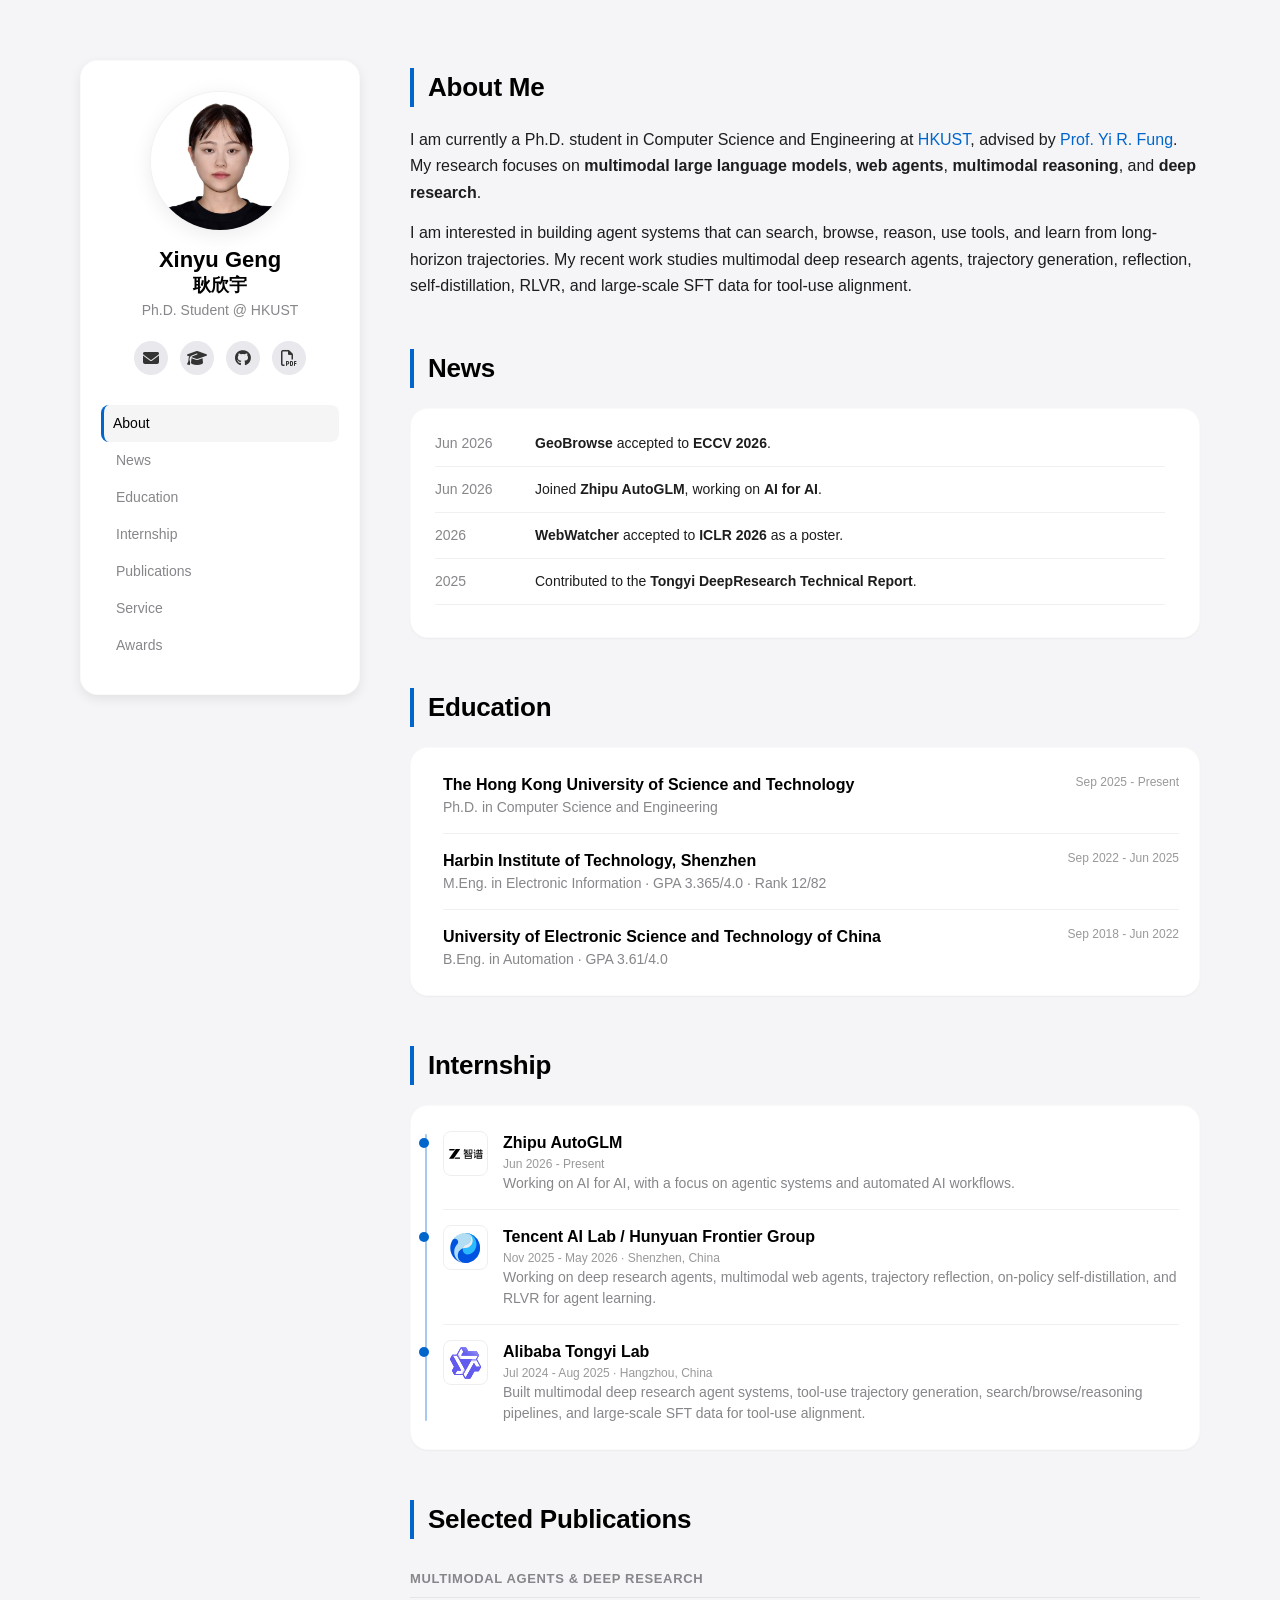
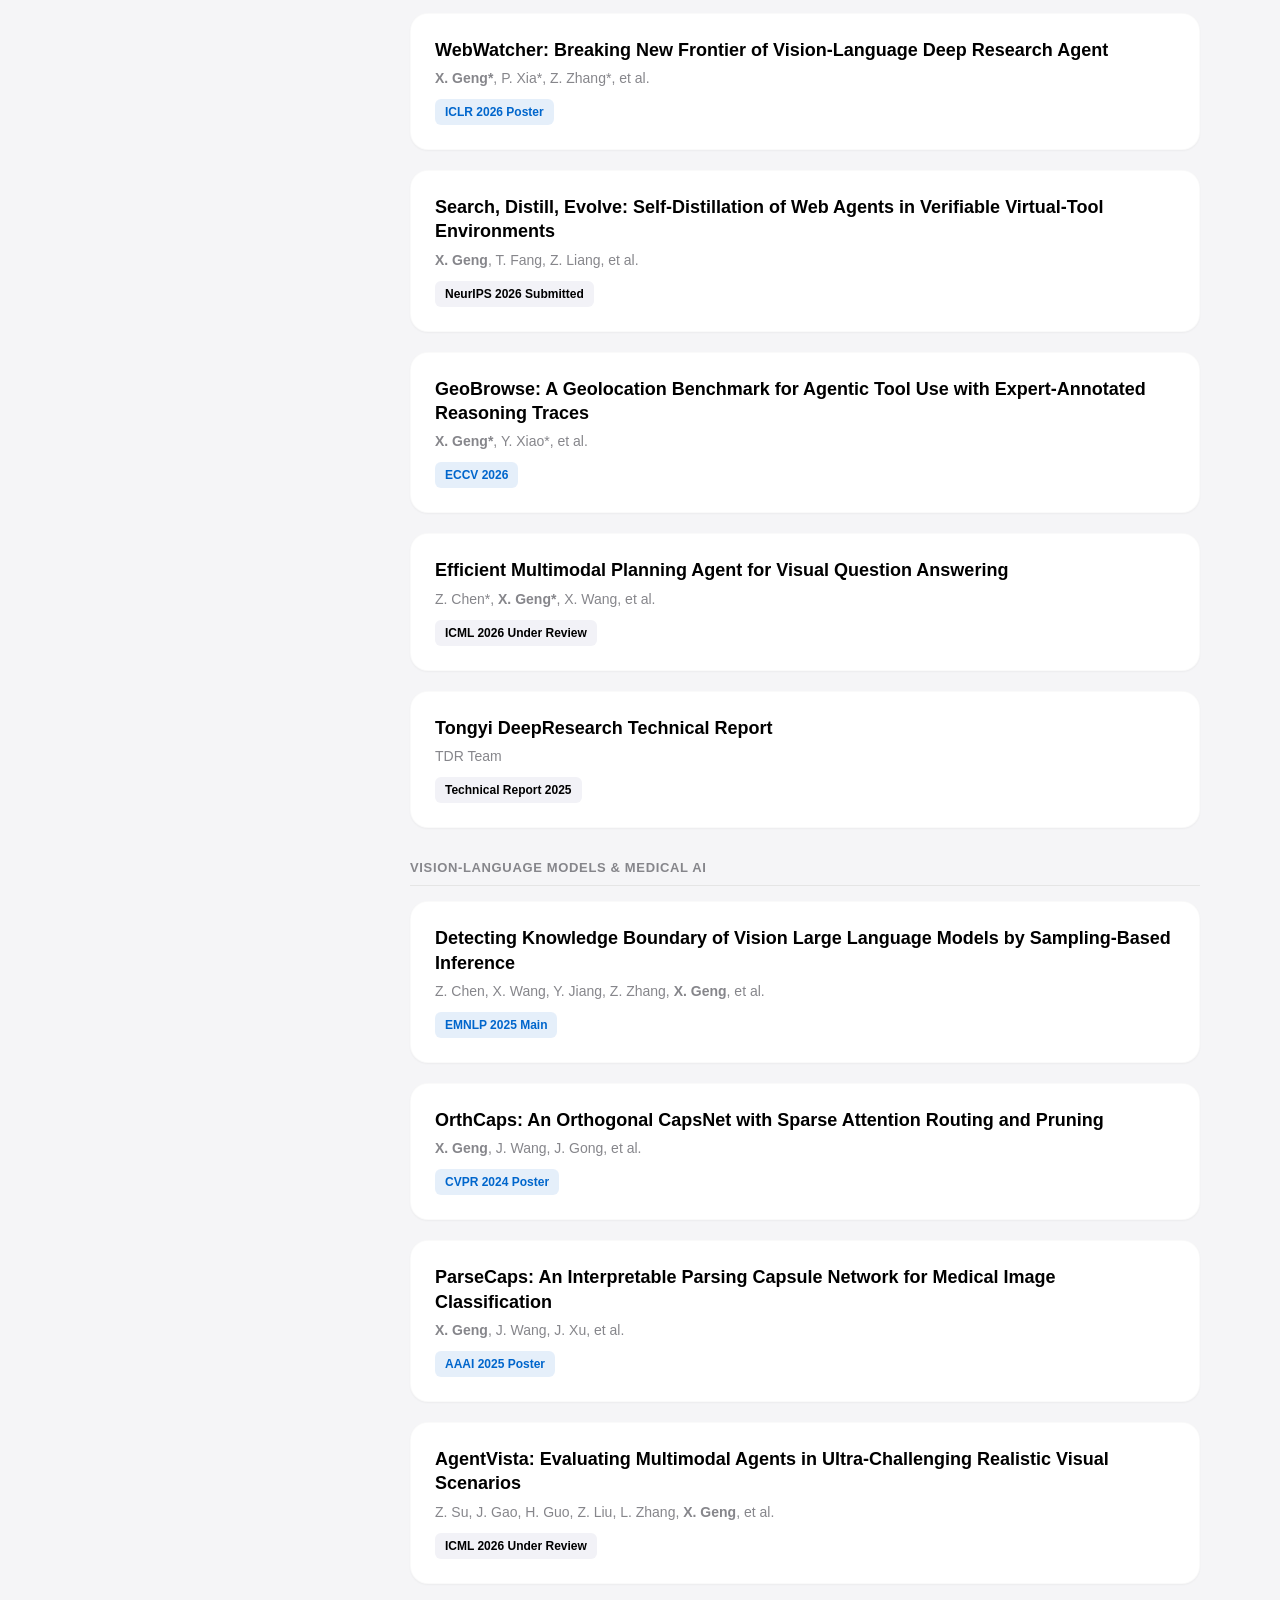
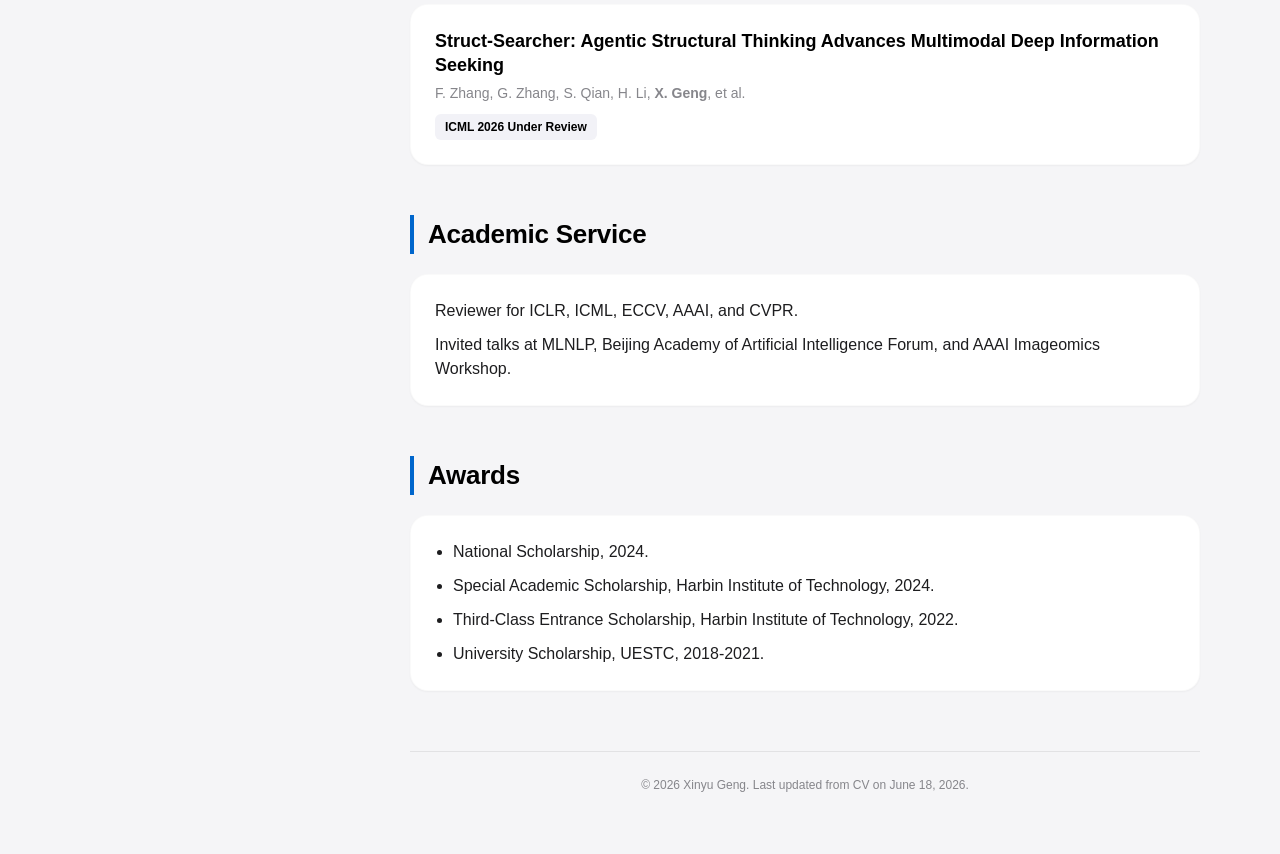
<file: index.html>
<!doctype html>
<html lang="en">
  <head>
    <meta charset="utf-8">
    <meta name="viewport" content="width=device-width, initial-scale=1">
    <title>Xinyu Geng</title>
    <meta
      name="description"
      content="Xinyu Geng is a Ph.D. student at HKUST working on multimodal large language models, web agents, multimodal reasoning, and deep research."
    >
    <meta property="og:title" content="Xinyu Geng">
    <meta property="og:description" content="Ph.D. student at HKUST. Multimodal LLMs, Web Agents, Multimodal Reasoning, Deep Research.">
    <meta property="og:type" content="website">
    <link rel="stylesheet" href="https://cdnjs.cloudflare.com/ajax/libs/font-awesome/6.4.0/css/all.min.css">
    <link rel="stylesheet" href="styles.css">
  </head>
  <body>
    <div class="container">
      <aside class="sidebar">
        <div class="profile-card">
          <img src="assets/avatar.jpg" alt="Xinyu Geng" class="avatar">
          <h1 class="name">Xinyu Geng <span lang="zh-Hans">耿欣宇</span></h1>
          <div class="role">Ph.D. Student @ HKUST</div>

          <div class="social-links" aria-label="Profile links">
            <a href="mailto:xgengad@connect.ust.hk" class="social-btn" aria-label="Email"><i class="fa-solid fa-envelope"></i></a>
            <a href="https://scholar.google.com.hk/citations?user=rYB-IBwAAAAJ&amp;hl=zh-CN&amp;authuser=1" target="_blank" rel="noreferrer" class="social-btn" aria-label="Google Scholar"><i class="fa-solid fa-graduation-cap"></i></a>
            <a href="https://github.com/ornamentt" target="_blank" rel="noreferrer" class="social-btn" aria-label="GitHub"><i class="fa-brands fa-github"></i></a>
            <a href="assets/resume-xinyu-geng.pdf" class="social-btn" aria-label="CV"><i class="fa-regular fa-file-pdf"></i></a>
          </div>

          <ul class="nav-menu">
            <li><a href="#about" class="nav-link active">About</a></li>
            <li><a href="#news" class="nav-link">News</a></li>
            <li><a href="#education" class="nav-link">Education</a></li>
            <li><a href="#internship" class="nav-link">Internship</a></li>
            <li><a href="#publications" class="nav-link">Publications</a></li>
            <li><a href="#service" class="nav-link">Service</a></li>
            <li><a href="#awards" class="nav-link">Awards</a></li>
          </ul>
        </div>
      </aside>

      <main>
        <section id="about">
          <h2>About Me</h2>
          <div class="about-text">
            <p>
              I am currently a Ph.D. student in Computer Science and Engineering at
              <a href="https://www.hkust.edu.hk/" target="_blank" rel="noreferrer">HKUST</a>,
              advised by <a href="https://mayrfung.github.io/" target="_blank" rel="noreferrer">Prof. Yi R. Fung</a>.
              My research focuses on <b>multimodal large language models</b>, <b>web agents</b>,
              <b>multimodal reasoning</b>, and <b>deep research</b>.
            </p>
            <p>
              I am interested in building agent systems that can search, browse, reason, use tools,
              and learn from long-horizon trajectories. My recent work studies multimodal deep research
              agents, trajectory generation, reflection, self-distillation, RLVR, and large-scale SFT data
              for tool-use alignment.
            </p>
          </div>
        </section>

        <section id="news">
          <h2>News</h2>
          <div class="news-card">
            <div class="news-scroll-area">
              <div class="news-item">
                <span class="news-date">Jun 2026</span>
                <span><b>GeoBrowse</b> accepted to <b>ECCV 2026</b>.</span>
              </div>
              <div class="news-item">
                <span class="news-date">Jun 2026</span>
                <span>Joined <b>Zhipu AutoGLM</b>, working on <b>AI for AI</b>.</span>
              </div>
              <div class="news-item">
                <span class="news-date">2026</span>
                <span><b>WebWatcher</b> accepted to <b>ICLR 2026</b> as a poster.</span>
              </div>
              <div class="news-item">
                <span class="news-date">2025</span>
                <span>Contributed to the <b>Tongyi DeepResearch Technical Report</b>.</span>
              </div>
              <div class="news-item">
                <span class="news-date">Nov 2025</span>
                <span>Joined <b>Tencent AI Lab / Hunyuan Frontier Group</b>.</span>
              </div>
              <div class="news-item">
                <span class="news-date">Sep 2025</span>
                <span>Started Ph.D. study at <b>HKUST</b>.</span>
              </div>
              <div class="news-item">
                <span class="news-date">2025</span>
                <span><b>ParseCaps</b> accepted to <b>AAAI 2025</b> as a poster.</span>
              </div>
              <div class="news-item">
                <span class="news-date">2024</span>
                <span><b>OrthCaps</b> accepted to <b>CVPR 2024</b> as a poster.</span>
              </div>
            </div>
          </div>
        </section>

        <section id="education">
          <h2>Education</h2>
          <div class="exp-card">
            <div class="edu-item">
              <div>
                <div class="exp-title">The Hong Kong University of Science and Technology</div>
                <div class="exp-desc">Ph.D. in Computer Science and Engineering</div>
              </div>
              <div class="exp-date">Sep 2025 - Present</div>
            </div>
            <div class="edu-item">
              <div>
                <div class="exp-title">Harbin Institute of Technology, Shenzhen</div>
                <div class="exp-desc">M.Eng. in Electronic Information · GPA 3.365/4.0 · Rank 12/82</div>
              </div>
              <div class="exp-date">Sep 2022 - Jun 2025</div>
            </div>
            <div class="edu-item">
              <div>
                <div class="exp-title">University of Electronic Science and Technology of China</div>
                <div class="exp-desc">B.Eng. in Automation · GPA 3.61/4.0</div>
              </div>
              <div class="exp-date">Sep 2018 - Jun 2022</div>
            </div>
          </div>
        </section>

        <section id="internship">
          <h2>Internship</h2>
          <div class="exp-card">
            <div class="exp-timeline">
              <article class="exp-item">
                <div class="exp-logo"><img src="assets/logos/zhipu.svg" alt="Zhipu AI"></div>
                <div class="exp-body">
                  <div class="exp-title">Zhipu AutoGLM</div>
                  <div class="exp-date">Jun 2026 - Present</div>
                  <div class="exp-desc">
                    Working on AI for AI, with a focus on agentic systems and automated AI workflows.
                  </div>
                </div>
              </article>
              <article class="exp-item">
                <div class="exp-logo"><img src="assets/logos/hunyuan.svg" alt="Tencent Hunyuan"></div>
                <div class="exp-body">
                  <div class="exp-title">Tencent AI Lab / Hunyuan Frontier Group</div>
                  <div class="exp-date">Nov 2025 - May 2026 · Shenzhen, China</div>
                  <div class="exp-desc">
                    Working on deep research agents, multimodal web agents, trajectory reflection,
                    on-policy self-distillation, and RLVR for agent learning.
                  </div>
                </div>
              </article>
              <article class="exp-item">
                <div class="exp-logo"><img src="assets/logos/tongyi.svg" alt="Tongyi Lab"></div>
                <div class="exp-body">
                  <div class="exp-title">Alibaba Tongyi Lab</div>
                  <div class="exp-date">Jul 2024 - Aug 2025 · Hangzhou, China</div>
                  <div class="exp-desc">
                    Built multimodal deep research agent systems, tool-use trajectory generation,
                    search/browse/reasoning pipelines, and large-scale SFT data for tool-use alignment.
                  </div>
                </div>
              </article>
            </div>
          </div>
        </section>

        <section id="publications">
          <h2>Selected Publications</h2>

          <div class="topic-title">Multimodal Agents & Deep Research</div>
          <article class="paper-card">
            <div class="paper-content">
              <div class="paper-title">WebWatcher: Breaking New Frontier of Vision-Language Deep Research Agent</div>
              <div class="paper-authors"><b>X. Geng*</b>, P. Xia*, Z. Zhang*, et al.</div>
              <div><span class="paper-venue highlight">ICLR 2026 Poster</span></div>
            </div>
          </article>
          <article class="paper-card">
            <div class="paper-content">
              <div class="paper-title">Search, Distill, Evolve: Self-Distillation of Web Agents in Verifiable Virtual-Tool Environments</div>
              <div class="paper-authors"><b>X. Geng</b>, T. Fang, Z. Liang, et al.</div>
              <div><span class="paper-venue">NeurIPS 2026 Submitted</span></div>
            </div>
          </article>
          <article class="paper-card">
            <div class="paper-content">
              <div class="paper-title">GeoBrowse: A Geolocation Benchmark for Agentic Tool Use with Expert-Annotated Reasoning Traces</div>
              <div class="paper-authors"><b>X. Geng*</b>, Y. Xiao*, et al.</div>
              <div><span class="paper-venue highlight">ECCV 2026</span></div>
            </div>
          </article>
          <article class="paper-card">
            <div class="paper-content">
              <div class="paper-title">Efficient Multimodal Planning Agent for Visual Question Answering</div>
              <div class="paper-authors">Z. Chen*, <b>X. Geng*</b>, X. Wang, et al.</div>
              <div><span class="paper-venue">ICML 2026 Under Review</span></div>
            </div>
          </article>
          <article class="paper-card">
            <div class="paper-content">
              <div class="paper-title">Tongyi DeepResearch Technical Report</div>
              <div class="paper-authors">TDR Team</div>
              <div><span class="paper-venue">Technical Report 2025</span></div>
            </div>
          </article>

          <div class="topic-title">Vision-Language Models & Medical AI</div>
          <article class="paper-card">
            <div class="paper-content">
              <div class="paper-title">Detecting Knowledge Boundary of Vision Large Language Models by Sampling-Based Inference</div>
              <div class="paper-authors">Z. Chen, X. Wang, Y. Jiang, Z. Zhang, <b>X. Geng</b>, et al.</div>
              <div><span class="paper-venue highlight">EMNLP 2025 Main</span></div>
            </div>
          </article>
          <article class="paper-card">
            <div class="paper-content">
              <div class="paper-title">OrthCaps: An Orthogonal CapsNet with Sparse Attention Routing and Pruning</div>
              <div class="paper-authors"><b>X. Geng</b>, J. Wang, J. Gong, et al.</div>
              <div><span class="paper-venue highlight">CVPR 2024 Poster</span></div>
            </div>
          </article>
          <article class="paper-card">
            <div class="paper-content">
              <div class="paper-title">ParseCaps: An Interpretable Parsing Capsule Network for Medical Image Classification</div>
              <div class="paper-authors"><b>X. Geng</b>, J. Wang, J. Xu, et al.</div>
              <div><span class="paper-venue highlight">AAAI 2025 Poster</span></div>
            </div>
          </article>
          <article class="paper-card">
            <div class="paper-content">
              <div class="paper-title">AgentVista: Evaluating Multimodal Agents in Ultra-Challenging Realistic Visual Scenarios</div>
              <div class="paper-authors">Z. Su, J. Gao, H. Guo, Z. Liu, L. Zhang, <b>X. Geng</b>, et al.</div>
              <div><span class="paper-venue">ICML 2026 Under Review</span></div>
            </div>
          </article>
          <article class="paper-card">
            <div class="paper-content">
              <div class="paper-title">Struct-Searcher: Agentic Structural Thinking Advances Multimodal Deep Information Seeking</div>
              <div class="paper-authors">F. Zhang, G. Zhang, S. Qian, H. Li, <b>X. Geng</b>, et al.</div>
              <div><span class="paper-venue">ICML 2026 Under Review</span></div>
            </div>
          </article>
        </section>

        <section id="service">
          <h2>Academic Service</h2>
          <div class="simple-card">
            <p>Reviewer for ICLR, ICML, ECCV, AAAI, and CVPR.</p>
            <p>Invited talks at MLNLP, Beijing Academy of Artificial Intelligence Forum, and AAAI Imageomics Workshop.</p>
          </div>
        </section>

        <section id="awards">
          <h2>Awards</h2>
          <div class="simple-card">
            <ul>
              <li>National Scholarship, 2024.</li>
              <li>Special Academic Scholarship, Harbin Institute of Technology, 2024.</li>
              <li>Third-Class Entrance Scholarship, Harbin Institute of Technology, 2022.</li>
              <li>University Scholarship, UESTC, 2018-2021.</li>
            </ul>
          </div>
        </section>

        <footer class="site-footer">
          <p>© 2026 Xinyu Geng. Last updated from CV on June 18, 2026.</p>
        </footer>
      </main>
    </div>
  </body>
</html>
</file>
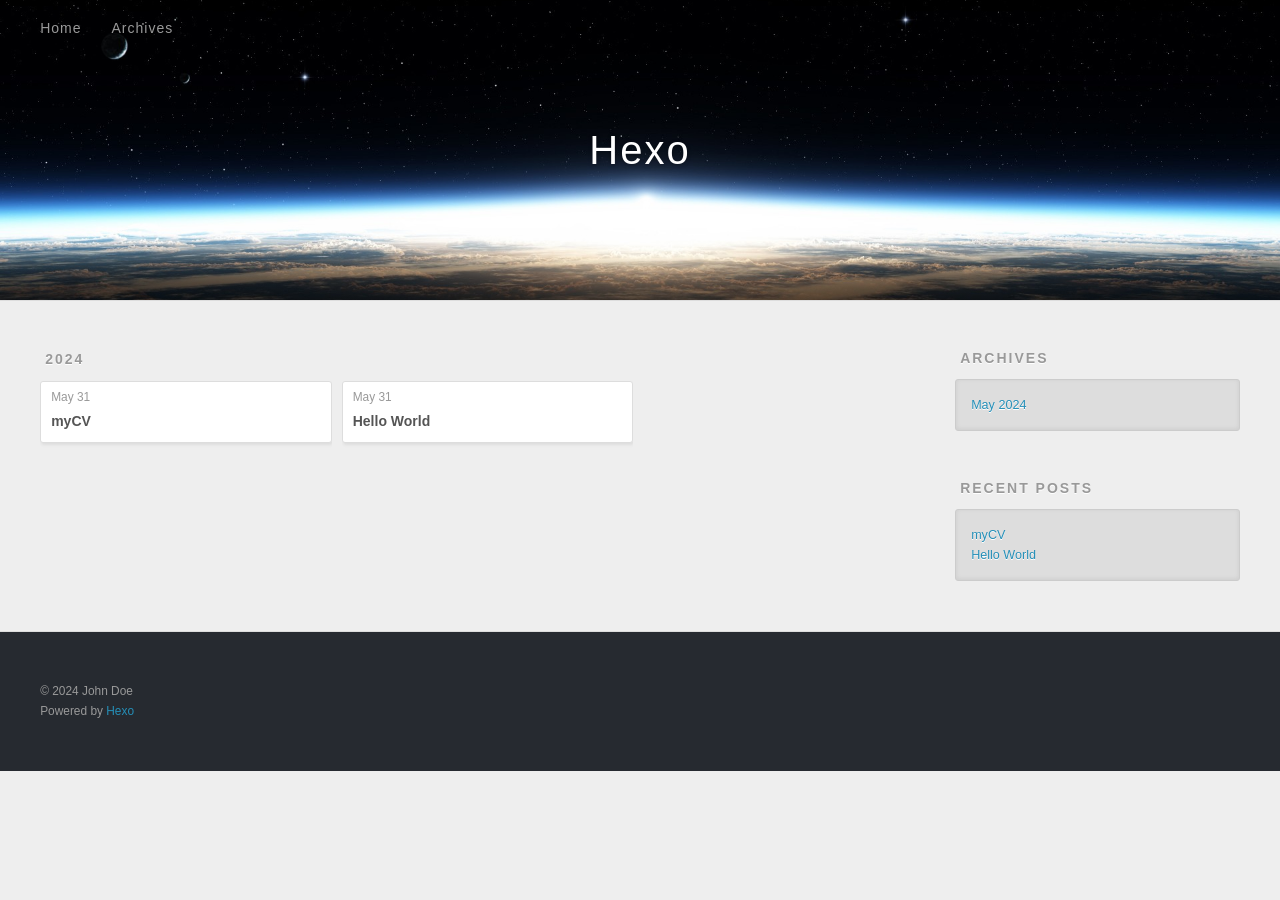
<file: archives/index.html>
<!DOCTYPE html>
<html>
<head>
  <meta charset="utf-8">
  
  
  <title>Archives | Hexo</title>
  <meta name="viewport" content="width=device-width, initial-scale=1, shrink-to-fit=no">
  <meta property="og:type" content="website">
<meta property="og:title" content="Hexo">
<meta property="og:url" content="http://example.com/archives/index.html">
<meta property="og:site_name" content="Hexo">
<meta property="og:locale" content="en_US">
<meta property="article:author" content="John Doe">
<meta name="twitter:card" content="summary">
  
    <link rel="alternate" href="/atom.xml" title="Hexo" type="application/atom+xml">
  
  
    <link rel="shortcut icon" href="/favicon.png">
  
  
  
<link rel="stylesheet" href="/css/style.css">

  
    
<link rel="stylesheet" href="/fancybox/jquery.fancybox.min.css">

  
  
<meta name="generator" content="Hexo 7.2.0"></head>

<body>
  <div id="container">
    <div id="wrap">
      <header id="header">
  <div id="banner"></div>
  <div id="header-outer" class="outer">
    <div id="header-title" class="inner">
      <h1 id="logo-wrap">
        <a href="/" id="logo">Hexo</a>
      </h1>
      
    </div>
    <div id="header-inner" class="inner">
      <nav id="main-nav">
        <a id="main-nav-toggle" class="nav-icon"><span class="fa fa-bars"></span></a>
        
          <a class="main-nav-link" href="/">Home</a>
        
          <a class="main-nav-link" href="/archives">Archives</a>
        
      </nav>
      <nav id="sub-nav">
        
        
          <a class="nav-icon" href="/atom.xml" title="RSS Feed"><span class="fa fa-rss"></span></a>
        
        <a class="nav-icon nav-search-btn" title="Search"><span class="fa fa-search"></span></a>
      </nav>
      <div id="search-form-wrap">
        <form action="//google.com/search" method="get" accept-charset="UTF-8" class="search-form"><input type="search" name="q" class="search-form-input" placeholder="Search"><button type="submit" class="search-form-submit">&#xF002;</button><input type="hidden" name="sitesearch" value="http://example.com"></form>
      </div>
    </div>
  </div>
</header>

      <div class="outer">
        <section id="main">
  
  
    
    
      
      
      <section class="archives-wrap">
        <div class="archive-year-wrap">
          <a href="/archives/2024" class="archive-year">2024</a>
        </div>
        <div class="archives">
    
    <article class="archive-article archive-type-post">
  <div class="archive-article-inner">
    <header class="archive-article-header">
      <a href="/2024/05/31/myCV/" class="archive-article-date">
  <time class="dt-published" datetime="2024-05-31T06:48:18.000Z" itemprop="datePublished">May 31</time>
</a>
      
  
    <h1 itemprop="name">
      <a class="archive-article-title" href="/2024/05/31/myCV/">myCV</a>
    </h1>
  

    </header>
  </div>
</article>
  
    
    
    <article class="archive-article archive-type-post">
  <div class="archive-article-inner">
    <header class="archive-article-header">
      <a href="/2024/05/31/hello-world/" class="archive-article-date">
  <time class="dt-published" datetime="2024-05-31T06:04:32.401Z" itemprop="datePublished">May 31</time>
</a>
      
  
    <h1 itemprop="name">
      <a class="archive-article-title" href="/2024/05/31/hello-world/">Hello World</a>
    </h1>
  

    </header>
  </div>
</article>
  
  
    </div></section>
  


</section>
        
          <aside id="sidebar">
  
    

  
    

  
    
  
    
  <div class="widget-wrap">
    <h3 class="widget-title">Archives</h3>
    <div class="widget">
      <ul class="archive-list"><li class="archive-list-item"><a class="archive-list-link" href="/archives/2024/05/">May 2024</a></li></ul>
    </div>
  </div>


  
    
  <div class="widget-wrap">
    <h3 class="widget-title">Recent Posts</h3>
    <div class="widget">
      <ul>
        
          <li>
            <a href="/2024/05/31/myCV/">myCV</a>
          </li>
        
          <li>
            <a href="/2024/05/31/hello-world/">Hello World</a>
          </li>
        
      </ul>
    </div>
  </div>

  
</aside>
        
      </div>
      <footer id="footer">
  
  <div class="outer">
    <div id="footer-info" class="inner">
      
      &copy; 2024 John Doe<br>
      Powered by <a href="https://hexo.io/" target="_blank">Hexo</a>
    </div>
  </div>
</footer>

    </div>
    <nav id="mobile-nav">
  
    <a href="/" class="mobile-nav-link">Home</a>
  
    <a href="/archives" class="mobile-nav-link">Archives</a>
  
</nav>
    


<script src="/js/jquery-3.6.4.min.js"></script>



  
<script src="/fancybox/jquery.fancybox.min.js"></script>




<script src="/js/script.js"></script>





  </div>
</body>
</html>
</file>
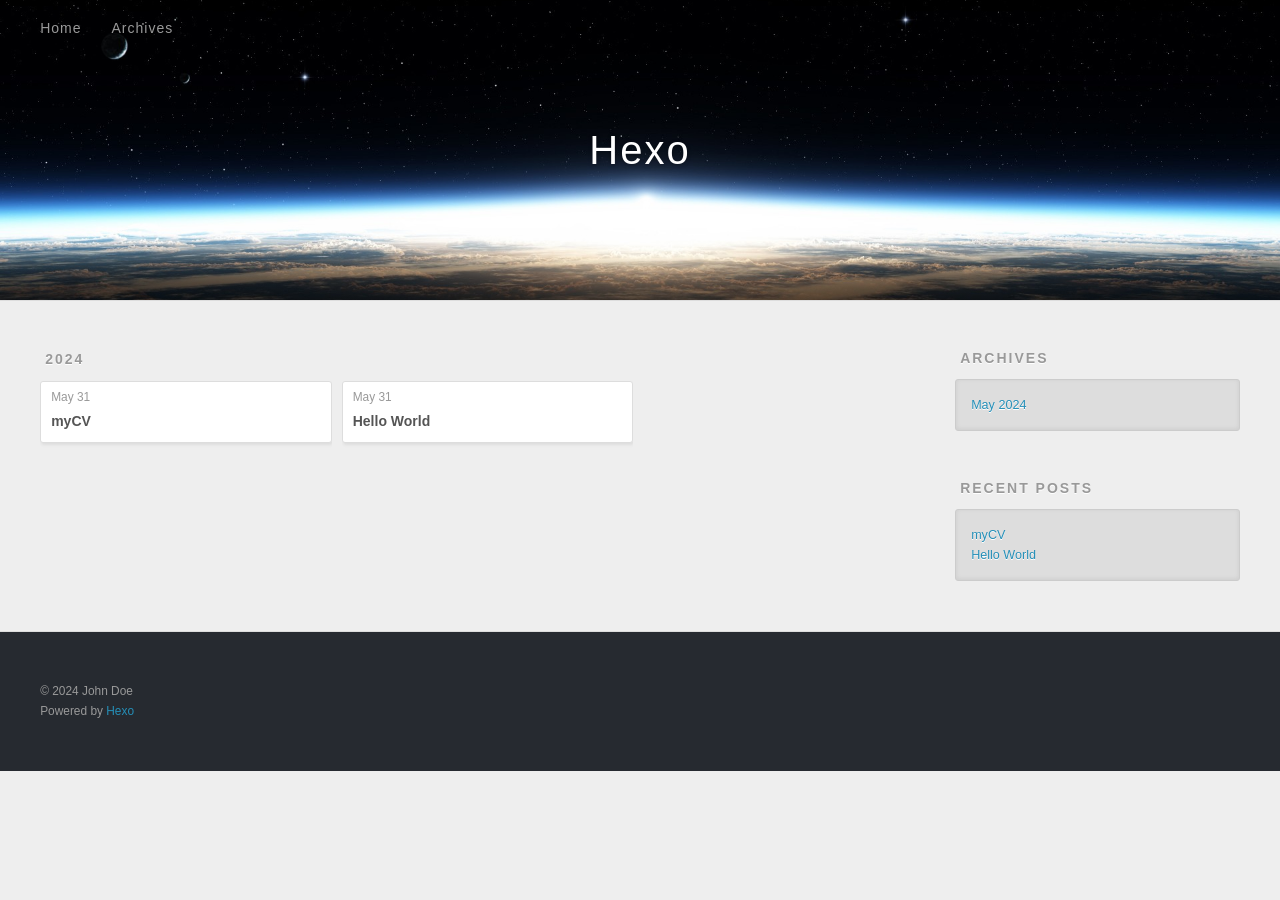
<file: archives/2024/index.html>
<!DOCTYPE html>
<html>
<head>
  <meta charset="utf-8">
  
  
  <title>Archives: 2024 | Hexo</title>
  <meta name="viewport" content="width=device-width, initial-scale=1, shrink-to-fit=no">
  <meta property="og:type" content="website">
<meta property="og:title" content="Hexo">
<meta property="og:url" content="http://example.com/archives/2024/index.html">
<meta property="og:site_name" content="Hexo">
<meta property="og:locale" content="en_US">
<meta property="article:author" content="John Doe">
<meta name="twitter:card" content="summary">
  
    <link rel="alternate" href="/atom.xml" title="Hexo" type="application/atom+xml">
  
  
    <link rel="shortcut icon" href="/favicon.png">
  
  
  
<link rel="stylesheet" href="/css/style.css">

  
    
<link rel="stylesheet" href="/fancybox/jquery.fancybox.min.css">

  
  
<meta name="generator" content="Hexo 7.2.0"></head>

<body>
  <div id="container">
    <div id="wrap">
      <header id="header">
  <div id="banner"></div>
  <div id="header-outer" class="outer">
    <div id="header-title" class="inner">
      <h1 id="logo-wrap">
        <a href="/" id="logo">Hexo</a>
      </h1>
      
    </div>
    <div id="header-inner" class="inner">
      <nav id="main-nav">
        <a id="main-nav-toggle" class="nav-icon"><span class="fa fa-bars"></span></a>
        
          <a class="main-nav-link" href="/">Home</a>
        
          <a class="main-nav-link" href="/archives">Archives</a>
        
      </nav>
      <nav id="sub-nav">
        
        
          <a class="nav-icon" href="/atom.xml" title="RSS Feed"><span class="fa fa-rss"></span></a>
        
        <a class="nav-icon nav-search-btn" title="Search"><span class="fa fa-search"></span></a>
      </nav>
      <div id="search-form-wrap">
        <form action="//google.com/search" method="get" accept-charset="UTF-8" class="search-form"><input type="search" name="q" class="search-form-input" placeholder="Search"><button type="submit" class="search-form-submit">&#xF002;</button><input type="hidden" name="sitesearch" value="http://example.com"></form>
      </div>
    </div>
  </div>
</header>

      <div class="outer">
        <section id="main">
  
  
    
    
      
      
      <section class="archives-wrap">
        <div class="archive-year-wrap">
          <a href="/archives/2024" class="archive-year">2024</a>
        </div>
        <div class="archives">
    
    <article class="archive-article archive-type-post">
  <div class="archive-article-inner">
    <header class="archive-article-header">
      <a href="/2024/05/31/myCV/" class="archive-article-date">
  <time class="dt-published" datetime="2024-05-31T06:48:18.000Z" itemprop="datePublished">May 31</time>
</a>
      
  
    <h1 itemprop="name">
      <a class="archive-article-title" href="/2024/05/31/myCV/">myCV</a>
    </h1>
  

    </header>
  </div>
</article>
  
    
    
    <article class="archive-article archive-type-post">
  <div class="archive-article-inner">
    <header class="archive-article-header">
      <a href="/2024/05/31/hello-world/" class="archive-article-date">
  <time class="dt-published" datetime="2024-05-31T06:04:32.401Z" itemprop="datePublished">May 31</time>
</a>
      
  
    <h1 itemprop="name">
      <a class="archive-article-title" href="/2024/05/31/hello-world/">Hello World</a>
    </h1>
  

    </header>
  </div>
</article>
  
  
    </div></section>
  


</section>
        
          <aside id="sidebar">
  
    

  
    

  
    
  
    
  <div class="widget-wrap">
    <h3 class="widget-title">Archives</h3>
    <div class="widget">
      <ul class="archive-list"><li class="archive-list-item"><a class="archive-list-link" href="/archives/2024/05/">May 2024</a></li></ul>
    </div>
  </div>


  
    
  <div class="widget-wrap">
    <h3 class="widget-title">Recent Posts</h3>
    <div class="widget">
      <ul>
        
          <li>
            <a href="/2024/05/31/myCV/">myCV</a>
          </li>
        
          <li>
            <a href="/2024/05/31/hello-world/">Hello World</a>
          </li>
        
      </ul>
    </div>
  </div>

  
</aside>
        
      </div>
      <footer id="footer">
  
  <div class="outer">
    <div id="footer-info" class="inner">
      
      &copy; 2024 John Doe<br>
      Powered by <a href="https://hexo.io/" target="_blank">Hexo</a>
    </div>
  </div>
</footer>

    </div>
    <nav id="mobile-nav">
  
    <a href="/" class="mobile-nav-link">Home</a>
  
    <a href="/archives" class="mobile-nav-link">Archives</a>
  
</nav>
    


<script src="/js/jquery-3.6.4.min.js"></script>



  
<script src="/fancybox/jquery.fancybox.min.js"></script>




<script src="/js/script.js"></script>





  </div>
</body>
</html>
</file>
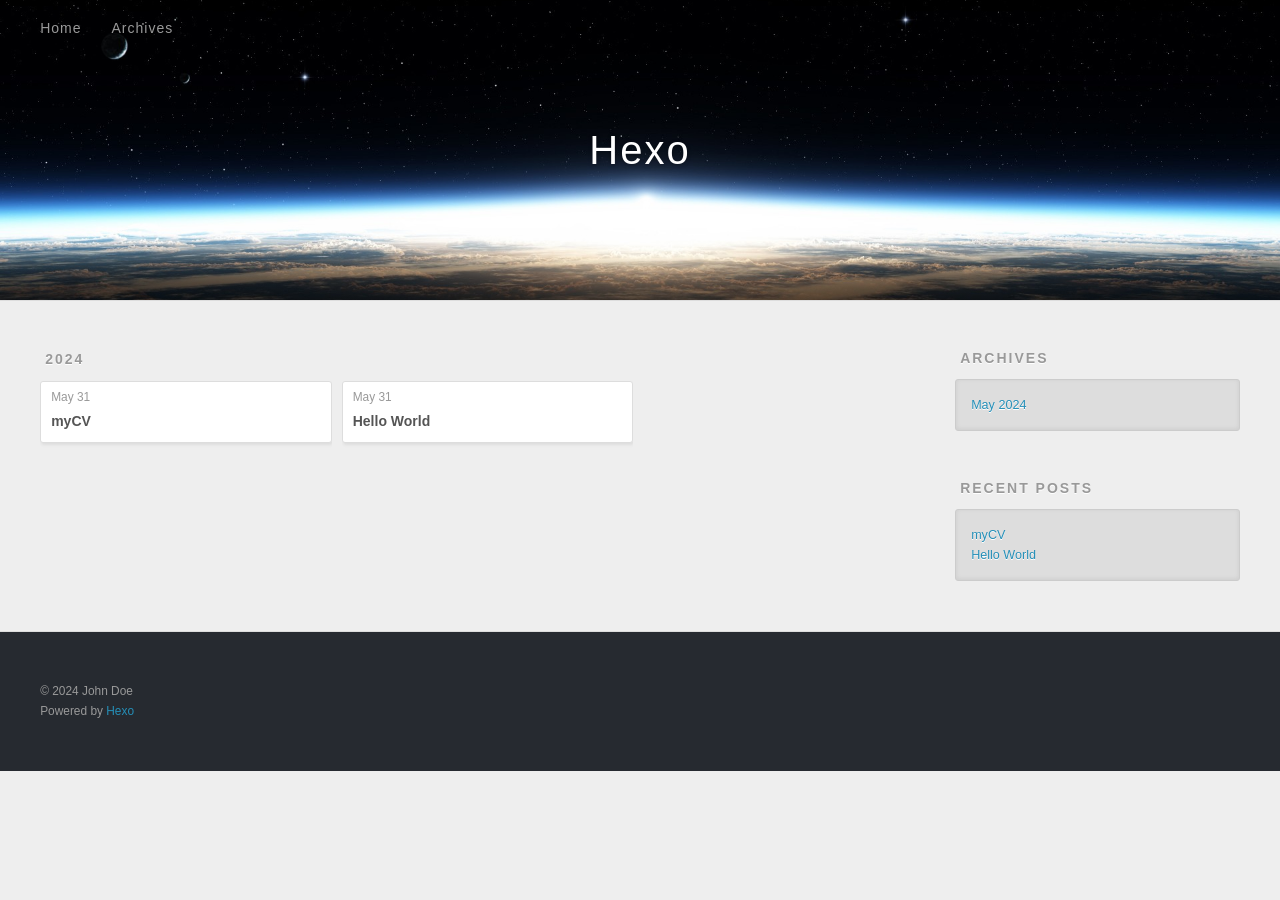
<file: archives/2024/05/index.html>
<!DOCTYPE html>
<html>
<head>
  <meta charset="utf-8">
  
  
  <title>Archives: 2024/5 | Hexo</title>
  <meta name="viewport" content="width=device-width, initial-scale=1, shrink-to-fit=no">
  <meta property="og:type" content="website">
<meta property="og:title" content="Hexo">
<meta property="og:url" content="http://example.com/archives/2024/05/index.html">
<meta property="og:site_name" content="Hexo">
<meta property="og:locale" content="en_US">
<meta property="article:author" content="John Doe">
<meta name="twitter:card" content="summary">
  
    <link rel="alternate" href="/atom.xml" title="Hexo" type="application/atom+xml">
  
  
    <link rel="shortcut icon" href="/favicon.png">
  
  
  
<link rel="stylesheet" href="/css/style.css">

  
    
<link rel="stylesheet" href="/fancybox/jquery.fancybox.min.css">

  
  
<meta name="generator" content="Hexo 7.2.0"></head>

<body>
  <div id="container">
    <div id="wrap">
      <header id="header">
  <div id="banner"></div>
  <div id="header-outer" class="outer">
    <div id="header-title" class="inner">
      <h1 id="logo-wrap">
        <a href="/" id="logo">Hexo</a>
      </h1>
      
    </div>
    <div id="header-inner" class="inner">
      <nav id="main-nav">
        <a id="main-nav-toggle" class="nav-icon"><span class="fa fa-bars"></span></a>
        
          <a class="main-nav-link" href="/">Home</a>
        
          <a class="main-nav-link" href="/archives">Archives</a>
        
      </nav>
      <nav id="sub-nav">
        
        
          <a class="nav-icon" href="/atom.xml" title="RSS Feed"><span class="fa fa-rss"></span></a>
        
        <a class="nav-icon nav-search-btn" title="Search"><span class="fa fa-search"></span></a>
      </nav>
      <div id="search-form-wrap">
        <form action="//google.com/search" method="get" accept-charset="UTF-8" class="search-form"><input type="search" name="q" class="search-form-input" placeholder="Search"><button type="submit" class="search-form-submit">&#xF002;</button><input type="hidden" name="sitesearch" value="http://example.com"></form>
      </div>
    </div>
  </div>
</header>

      <div class="outer">
        <section id="main">
  
  
    
    
      
      
      <section class="archives-wrap">
        <div class="archive-year-wrap">
          <a href="/archives/2024" class="archive-year">2024</a>
        </div>
        <div class="archives">
    
    <article class="archive-article archive-type-post">
  <div class="archive-article-inner">
    <header class="archive-article-header">
      <a href="/2024/05/31/myCV/" class="archive-article-date">
  <time class="dt-published" datetime="2024-05-31T06:48:18.000Z" itemprop="datePublished">May 31</time>
</a>
      
  
    <h1 itemprop="name">
      <a class="archive-article-title" href="/2024/05/31/myCV/">myCV</a>
    </h1>
  

    </header>
  </div>
</article>
  
    
    
    <article class="archive-article archive-type-post">
  <div class="archive-article-inner">
    <header class="archive-article-header">
      <a href="/2024/05/31/hello-world/" class="archive-article-date">
  <time class="dt-published" datetime="2024-05-31T06:04:32.401Z" itemprop="datePublished">May 31</time>
</a>
      
  
    <h1 itemprop="name">
      <a class="archive-article-title" href="/2024/05/31/hello-world/">Hello World</a>
    </h1>
  

    </header>
  </div>
</article>
  
  
    </div></section>
  


</section>
        
          <aside id="sidebar">
  
    

  
    

  
    
  
    
  <div class="widget-wrap">
    <h3 class="widget-title">Archives</h3>
    <div class="widget">
      <ul class="archive-list"><li class="archive-list-item"><a class="archive-list-link" href="/archives/2024/05/">May 2024</a></li></ul>
    </div>
  </div>


  
    
  <div class="widget-wrap">
    <h3 class="widget-title">Recent Posts</h3>
    <div class="widget">
      <ul>
        
          <li>
            <a href="/2024/05/31/myCV/">myCV</a>
          </li>
        
          <li>
            <a href="/2024/05/31/hello-world/">Hello World</a>
          </li>
        
      </ul>
    </div>
  </div>

  
</aside>
        
      </div>
      <footer id="footer">
  
  <div class="outer">
    <div id="footer-info" class="inner">
      
      &copy; 2024 John Doe<br>
      Powered by <a href="https://hexo.io/" target="_blank">Hexo</a>
    </div>
  </div>
</footer>

    </div>
    <nav id="mobile-nav">
  
    <a href="/" class="mobile-nav-link">Home</a>
  
    <a href="/archives" class="mobile-nav-link">Archives</a>
  
</nav>
    


<script src="/js/jquery-3.6.4.min.js"></script>



  
<script src="/fancybox/jquery.fancybox.min.js"></script>




<script src="/js/script.js"></script>





  </div>
</body>
</html>
</file>
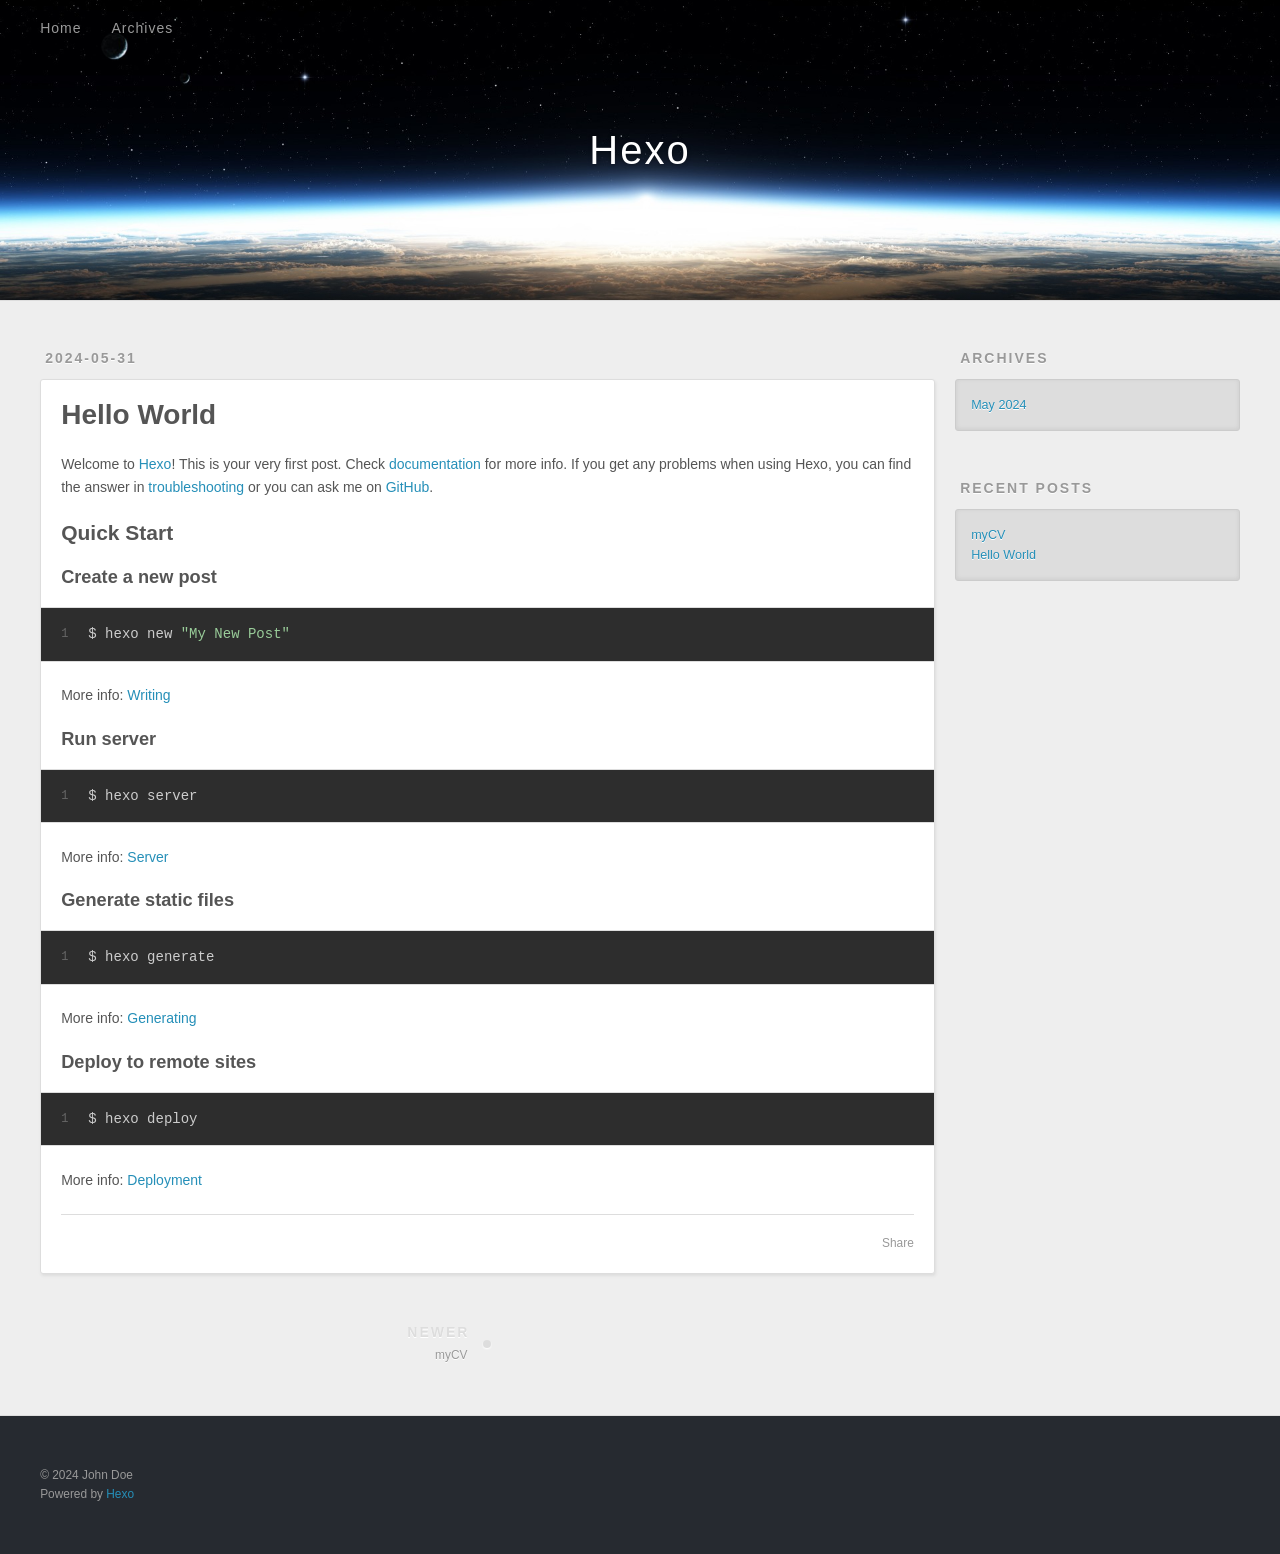
<file: 2024/05/31/hello-world/index.html>
<!DOCTYPE html>
<html>
<head>
  <meta charset="utf-8">
  
  
  <title>Hello World | Hexo</title>
  <meta name="viewport" content="width=device-width, initial-scale=1, shrink-to-fit=no">
  <meta name="description" content="Welcome to Hexo! This is your very first post. Check documentation for more info. If you get any problems when using Hexo, you can find the answer in troubleshooting or you can ask me on GitHub. Quick">
<meta property="og:type" content="article">
<meta property="og:title" content="Hello World">
<meta property="og:url" content="http://example.com/2024/05/31/hello-world/index.html">
<meta property="og:site_name" content="Hexo">
<meta property="og:description" content="Welcome to Hexo! This is your very first post. Check documentation for more info. If you get any problems when using Hexo, you can find the answer in troubleshooting or you can ask me on GitHub. Quick">
<meta property="og:locale" content="en_US">
<meta property="article:published_time" content="2024-05-31T06:04:32.401Z">
<meta property="article:modified_time" content="2024-05-31T06:04:32.401Z">
<meta property="article:author" content="John Doe">
<meta name="twitter:card" content="summary">
  
    <link rel="alternate" href="/atom.xml" title="Hexo" type="application/atom+xml">
  
  
    <link rel="shortcut icon" href="/favicon.png">
  
  
  
<link rel="stylesheet" href="/css/style.css">

  
    
<link rel="stylesheet" href="/fancybox/jquery.fancybox.min.css">

  
  
<meta name="generator" content="Hexo 7.2.0"></head>

<body>
  <div id="container">
    <div id="wrap">
      <header id="header">
  <div id="banner"></div>
  <div id="header-outer" class="outer">
    <div id="header-title" class="inner">
      <h1 id="logo-wrap">
        <a href="/" id="logo">Hexo</a>
      </h1>
      
    </div>
    <div id="header-inner" class="inner">
      <nav id="main-nav">
        <a id="main-nav-toggle" class="nav-icon"><span class="fa fa-bars"></span></a>
        
          <a class="main-nav-link" href="/">Home</a>
        
          <a class="main-nav-link" href="/archives">Archives</a>
        
      </nav>
      <nav id="sub-nav">
        
        
          <a class="nav-icon" href="/atom.xml" title="RSS Feed"><span class="fa fa-rss"></span></a>
        
        <a class="nav-icon nav-search-btn" title="Search"><span class="fa fa-search"></span></a>
      </nav>
      <div id="search-form-wrap">
        <form action="//google.com/search" method="get" accept-charset="UTF-8" class="search-form"><input type="search" name="q" class="search-form-input" placeholder="Search"><button type="submit" class="search-form-submit">&#xF002;</button><input type="hidden" name="sitesearch" value="http://example.com"></form>
      </div>
    </div>
  </div>
</header>

      <div class="outer">
        <section id="main"><article id="post-hello-world" class="h-entry article article-type-post" itemprop="blogPost" itemscope itemtype="https://schema.org/BlogPosting">
  <div class="article-meta">
    <a href="/2024/05/31/hello-world/" class="article-date">
  <time class="dt-published" datetime="2024-05-31T06:04:32.401Z" itemprop="datePublished">2024-05-31</time>
</a>
    
  </div>
  <div class="article-inner">
    
    
      <header class="article-header">
        
  
    <h1 class="p-name article-title" itemprop="headline name">
      Hello World
    </h1>
  

      </header>
    
    <div class="e-content article-entry" itemprop="articleBody">
      
        <p>Welcome to <a target="_blank" rel="noopener" href="https://hexo.io/">Hexo</a>! This is your very first post. Check <a target="_blank" rel="noopener" href="https://hexo.io/docs/">documentation</a> for more info. If you get any problems when using Hexo, you can find the answer in <a target="_blank" rel="noopener" href="https://hexo.io/docs/troubleshooting.html">troubleshooting</a> or you can ask me on <a target="_blank" rel="noopener" href="https://github.com/hexojs/hexo/issues">GitHub</a>.</p>
<h2 id="Quick-Start"><a href="#Quick-Start" class="headerlink" title="Quick Start"></a>Quick Start</h2><h3 id="Create-a-new-post"><a href="#Create-a-new-post" class="headerlink" title="Create a new post"></a>Create a new post</h3><figure class="highlight bash"><table><tr><td class="gutter"><pre><span class="line">1</span><br></pre></td><td class="code"><pre><span class="line">$ hexo new <span class="string">&quot;My New Post&quot;</span></span><br></pre></td></tr></table></figure>

<p>More info: <a target="_blank" rel="noopener" href="https://hexo.io/docs/writing.html">Writing</a></p>
<h3 id="Run-server"><a href="#Run-server" class="headerlink" title="Run server"></a>Run server</h3><figure class="highlight bash"><table><tr><td class="gutter"><pre><span class="line">1</span><br></pre></td><td class="code"><pre><span class="line">$ hexo server</span><br></pre></td></tr></table></figure>

<p>More info: <a target="_blank" rel="noopener" href="https://hexo.io/docs/server.html">Server</a></p>
<h3 id="Generate-static-files"><a href="#Generate-static-files" class="headerlink" title="Generate static files"></a>Generate static files</h3><figure class="highlight bash"><table><tr><td class="gutter"><pre><span class="line">1</span><br></pre></td><td class="code"><pre><span class="line">$ hexo generate</span><br></pre></td></tr></table></figure>

<p>More info: <a target="_blank" rel="noopener" href="https://hexo.io/docs/generating.html">Generating</a></p>
<h3 id="Deploy-to-remote-sites"><a href="#Deploy-to-remote-sites" class="headerlink" title="Deploy to remote sites"></a>Deploy to remote sites</h3><figure class="highlight bash"><table><tr><td class="gutter"><pre><span class="line">1</span><br></pre></td><td class="code"><pre><span class="line">$ hexo deploy</span><br></pre></td></tr></table></figure>

<p>More info: <a target="_blank" rel="noopener" href="https://hexo.io/docs/one-command-deployment.html">Deployment</a></p>

      
    </div>
    <footer class="article-footer">
      <a data-url="http://example.com/2024/05/31/hello-world/" data-id="clwuhyy7d0000vku21vg1c2cn" data-title="Hello World" class="article-share-link"><span class="fa fa-share">Share</span></a>
      
      
      
    </footer>
  </div>
  
    
<nav id="article-nav">
  
    <a href="/2024/05/31/myCV/" id="article-nav-newer" class="article-nav-link-wrap">
      <strong class="article-nav-caption">Newer</strong>
      <div class="article-nav-title">
        
          myCV
        
      </div>
    </a>
  
  
</nav>

  
</article>


</section>
        
          <aside id="sidebar">
  
    

  
    

  
    
  
    
  <div class="widget-wrap">
    <h3 class="widget-title">Archives</h3>
    <div class="widget">
      <ul class="archive-list"><li class="archive-list-item"><a class="archive-list-link" href="/archives/2024/05/">May 2024</a></li></ul>
    </div>
  </div>


  
    
  <div class="widget-wrap">
    <h3 class="widget-title">Recent Posts</h3>
    <div class="widget">
      <ul>
        
          <li>
            <a href="/2024/05/31/myCV/">myCV</a>
          </li>
        
          <li>
            <a href="/2024/05/31/hello-world/">Hello World</a>
          </li>
        
      </ul>
    </div>
  </div>

  
</aside>
        
      </div>
      <footer id="footer">
  
  <div class="outer">
    <div id="footer-info" class="inner">
      
      &copy; 2024 John Doe<br>
      Powered by <a href="https://hexo.io/" target="_blank">Hexo</a>
    </div>
  </div>
</footer>

    </div>
    <nav id="mobile-nav">
  
    <a href="/" class="mobile-nav-link">Home</a>
  
    <a href="/archives" class="mobile-nav-link">Archives</a>
  
</nav>
    


<script src="/js/jquery-3.6.4.min.js"></script>



  
<script src="/fancybox/jquery.fancybox.min.js"></script>




<script src="/js/script.js"></script>





  </div>
</body>
</html>
</file>
<file: styles.css>
:root {
  --bg-body: #f5f5f7;
  --bg-card: #ffffff;
  --text-primary: #1d1d1f;
  --text-secondary: #86868b;
  --accent-blue: #0066cc;
  --btn-bg: #e8e8ed;
  --shadow-sm: 0 1px 2px rgba(0, 0, 0, 0.04);
  --shadow-md: 0 4px 12px rgba(0, 0, 0, 0.08);
  --shadow-hover: 0 12px 30px rgba(0, 0, 0, 0.12);
  --radius: 18px;
  --font-stack: -apple-system, BlinkMacSystemFont, "SF Pro Text", "Helvetica Neue", Arial, sans-serif;
}

* {
  box-sizing: border-box;
  margin: 0;
  padding: 0;
}

html {
  scroll-behavior: smooth;
}

body {
  background: var(--bg-body);
  color: var(--text-primary);
  font-family: var(--font-stack);
  line-height: 1.5;
  -webkit-font-smoothing: antialiased;
}

a {
  color: var(--accent-blue);
  text-decoration: none;
  transition: color 0.2s, background 0.2s, transform 0.2s, box-shadow 0.2s;
}

a:hover {
  color: #004499;
}

.container {
  display: grid;
  grid-template-columns: 280px 1fr;
  gap: 50px;
  max-width: 1180px;
  margin: 0 auto;
  padding: 60px 30px;
}

.sidebar {
  position: sticky;
  top: 40px;
  height: fit-content;
}

.profile-card,
.news-card,
.paper-card,
.exp-card,
.simple-card {
  background: var(--bg-card);
  border: 1px solid rgba(0, 0, 0, 0.02);
  border-radius: var(--radius);
  box-shadow: var(--shadow-sm);
}

.profile-card {
  padding: 30px 20px;
  text-align: center;
  box-shadow: var(--shadow-md);
}

.avatar {
  display: block;
  width: 140px;
  height: 140px;
  margin: 0 auto 15px;
  border: 1px solid rgba(0, 0, 0, 0.05);
  border-radius: 50%;
  background: #ffffff;
  box-shadow: 0 4px 20px rgba(0, 0, 0, 0.08);
  object-fit: cover;
  object-position: center;
}

.name {
  margin-bottom: 4px;
  color: #000000;
  font-size: 22px;
  font-weight: 700;
  line-height: 1.25;
}

.name span {
  display: block;
  font-size: 18px;
  font-weight: 650;
}

.role {
  margin-bottom: 20px;
  color: var(--text-secondary);
  font-size: 14px;
}

.social-links {
  display: flex;
  justify-content: center;
  gap: 12px;
  margin-top: 15px;
}

.social-btn {
  display: flex;
  align-items: center;
  justify-content: center;
  width: 34px;
  height: 34px;
  border-radius: 50%;
  background: var(--btn-bg);
  color: #333333;
}

.social-btn:hover {
  background: #333333;
  color: #ffffff;
  transform: scale(1.08);
}

.nav-menu {
  margin-top: 30px;
  text-align: left;
  list-style: none;
}

.nav-link {
  display: block;
  margin-left: 0;
  padding: 8px 12px;
  border-left: 3px solid transparent;
  border-radius: 8px;
  color: var(--text-secondary);
  font-size: 14px;
  font-weight: 500;
}

.nav-link:hover,
.nav-link.active {
  background: rgba(0, 0, 0, 0.04);
  color: #000000;
}

.nav-link.active {
  padding-left: 9px;
  border-left-color: var(--accent-blue);
}

section {
  margin-bottom: 50px;
  scroll-margin-top: 50px;
}

#about {
  padding-top: 8px;
}

h2 {
  margin-bottom: 20px;
  padding-left: 14px;
  border-left: 4px solid var(--accent-blue);
  color: #000000;
  font-size: 26px;
  font-weight: 700;
  letter-spacing: -0.01em;
}

.about-text {
  font-size: 16px;
  line-height: 1.65;
}

.about-text p + p {
  margin-top: 14px;
}

.news-card,
.simple-card {
  padding: 24px;
}

.news-card:hover,
.paper-card:hover {
  box-shadow: var(--shadow-hover);
  transform: translateY(-2px);
}

.news-scroll-area {
  max-height: 180px;
  overflow-y: auto;
  padding-right: 10px;
}

.news-scroll-area::-webkit-scrollbar {
  width: 6px;
}

.news-scroll-area::-webkit-scrollbar-track {
  background: transparent;
}

.news-scroll-area::-webkit-scrollbar-thumb {
  border-radius: 10px;
  background: rgba(0, 0, 0, 0.1);
}

.news-item {
  display: grid;
  grid-template-columns: 90px 1fr;
  gap: 10px;
  margin-bottom: 12px;
  padding-bottom: 12px;
  border-bottom: 1px solid #f0f0f0;
  font-size: 14px;
}

.news-item:last-child {
  margin-bottom: 0;
  padding-bottom: 0;
  border-bottom: none;
}

.news-date {
  color: var(--text-secondary);
  font-variant-numeric: tabular-nums;
  font-weight: 500;
}

.exp-card {
  padding: 10px 20px 10px 32px;
}

.exp-timeline {
  position: relative;
}

.exp-timeline::before {
  position: absolute;
  top: 18px;
  bottom: 18px;
  left: -18px;
  width: 2px;
  border-radius: 1px;
  background: var(--accent-blue);
  content: "";
  opacity: 0.35;
}

.exp-item {
  position: relative;
  display: flex;
  gap: 15px;
  padding: 15px 0;
  border-bottom: 1px solid #f0f0f0;
}

.exp-item:last-child {
  border-bottom: none;
}

.exp-item::before {
  position: absolute;
  top: 22px;
  left: -24px;
  width: 10px;
  height: 10px;
  border-radius: 50%;
  background: var(--accent-blue);
  content: "";
}

.exp-logo {
  display: flex;
  flex: 0 0 auto;
  align-items: center;
  justify-content: center;
  width: 45px;
  height: 45px;
  border: 1px solid #eeeeee;
  border-radius: 8px;
  background: #ffffff;
  color: var(--accent-blue);
  font-weight: 800;
}

.exp-logo img {
  max-width: 34px;
  max-height: 34px;
  object-fit: contain;
}

.exp-body {
  flex: 1;
  min-width: 0;
}

.exp-title {
  color: #000000;
  font-weight: 600;
}

.exp-desc {
  color: var(--text-secondary);
  font-size: 14px;
}

.exp-date {
  color: #999999;
  font-size: 12px;
}

.topic-title {
  margin: 30px 0 15px;
  padding-bottom: 8px;
  border-bottom: 1px solid #e5e5e5;
  color: var(--text-secondary);
  font-size: 13px;
  font-weight: 600;
  letter-spacing: 0.05em;
  text-transform: uppercase;
}

.paper-card {
  margin-bottom: 20px;
  padding: 24px;
}

.paper-content {
  min-width: 0;
}

.paper-title {
  margin-bottom: 6px;
  color: #000000;
  font-size: 18px;
  font-weight: 600;
  line-height: 1.35;
}

.paper-authors {
  margin-bottom: 10px;
  color: var(--text-secondary);
  font-size: 14px;
  line-height: 1.5;
}

.paper-venue {
  display: inline-block;
  margin-right: 10px;
  padding: 4px 10px;
  border-radius: 6px;
  background: #f2f2f7;
  color: #000000;
  font-size: 12px;
  font-weight: 600;
}

.paper-venue.highlight {
  background: rgba(0, 102, 204, 0.1);
  color: var(--accent-blue);
}

.edu-item {
  display: flex;
  justify-content: space-between;
  gap: 20px;
  padding: 15px 0;
  border-bottom: 1px solid #f0f0f0;
}

.edu-item:last-child {
  border-bottom: none;
}

.simple-card p + p,
.simple-card li + li {
  margin-top: 10px;
}

.simple-card ul {
  padding-left: 18px;
}

.site-footer {
  margin-top: 60px;
  padding-top: 24px;
  border-top: 1px solid rgba(0, 0, 0, 0.08);
  color: var(--text-secondary);
  font-size: 12px;
  text-align: center;
}

@media (prefers-color-scheme: dark) {
  :root {
    --bg-body: #1d1d1f;
    --bg-card: #2d2d2f;
    --text-primary: #f5f5f7;
    --text-secondary: #a1a1a6;
    --accent-blue: #5eb8ff;
    --btn-bg: #3a3a3c;
    --shadow-sm: 0 1px 2px rgba(0, 0, 0, 0.2);
    --shadow-md: 0 4px 12px rgba(0, 0, 0, 0.25);
    --shadow-hover: 0 12px 30px rgba(0, 0, 0, 0.35);
  }

  .name,
  .paper-title,
  .exp-title,
  h2 {
    color: var(--text-primary);
  }

  .avatar,
  .exp-logo {
    background: #38383a;
    border-color: #48484a;
  }

  .nav-link:hover,
  .nav-link.active {
    color: var(--text-primary);
  }

  .paper-venue {
    background: #3a3a3c;
    color: var(--text-primary);
  }
}

@media (max-width: 800px) {
  .container {
    grid-template-columns: 1fr;
    gap: 30px;
    padding: 20px;
  }

  .sidebar {
    position: static;
    margin-bottom: 20px;
  }

  .nav-menu {
    display: none;
  }

  .exp-card {
    padding-left: 20px;
  }

  .exp-timeline::before,
  .exp-item::before {
    display: none;
  }

  .edu-item {
    flex-direction: column;
    gap: 4px;
  }
}
</file>
<file: css/style.css>
body {
  width: 100%;
}
body:before,
body:after {
  content: "";
  display: table;
}
body:after {
  clear: both;
}
html,
body,
div,
span,
applet,
object,
iframe,
h1,
h2,
h3,
h4,
h5,
h6,
p,
blockquote,
pre,
a,
abbr,
acronym,
address,
big,
cite,
code,
del,
dfn,
em,
img,
ins,
kbd,
q,
s,
samp,
small,
strike,
strong,
sub,
sup,
tt,
var,
dl,
dt,
dd,
ol,
ul,
li,
fieldset,
form,
label,
legend,
table,
caption,
tbody,
tfoot,
thead,
tr,
th,
td {
  margin: 0;
  padding: 0;
  border: 0;
  outline: 0;
  font-weight: inherit;
  font-style: inherit;
  font-family: inherit;
  font-size: 100%;
  vertical-align: baseline;
}
body {
  line-height: 1;
  color: #000;
  background: #fff;
}
ol,
ul {
  list-style: none;
}
table {
  border-collapse: separate;
  border-spacing: 0;
  vertical-align: middle;
}
caption,
th,
td {
  text-align: left;
  font-weight: normal;
  vertical-align: middle;
}
a img {
  border: none;
}
input,
button {
  margin: 0;
  padding: 0;
}
input::-moz-focus-inner,
button::-moz-focus-inner {
  border: 0;
  padding: 0;
}
html,
body,
#container {
  height: 100%;
}
body {
  background: #eee;
  font: 14px -apple-system, BlinkMacSystemFont, "Segoe UI", "Roboto", "Oxygen", "Ubuntu", "Cantarell", "Fira Sans", "Droid Sans", "Helvetica Neue", sans-serif;
  -webkit-text-size-adjust: 100%;
}
.outer {
  max-width: 1220px;
  margin: 0 auto;
  padding: 0 20px;
}
.outer:before,
.outer:after {
  content: "";
  display: table;
}
.outer:after {
  clear: both;
}
.inner {
  display: inline;
  float: left;
  width: 98.33333333333333%;
  margin: 0 0.833333333333333%;
}
.left,
.alignleft {
  float: left;
}
.right,
.alignright {
  float: right;
}
.clear {
  clear: both;
}
#container {
  position: relative;
}
.mobile-nav-on {
  overflow: hidden;
}
#wrap {
  height: 100%;
  width: 100%;
  position: absolute;
  top: 0;
  left: 0;
  -webkit-transition: 0.2s ease-out;
  -moz-transition: 0.2s ease-out;
  -ms-transition: 0.2s ease-out;
  transition: 0.2s ease-out;
  z-index: 1;
  background: #eee;
}
.mobile-nav-on #wrap {
  left: 280px;
}
@media screen and (min-width: 768px) {
  #main {
    display: inline;
    float: left;
    width: 73.33333333333333%;
    margin: 0 0.833333333333333%;
  }
}
.article-date,
.article-category-link,
.archive-year,
.widget-title {
  text-decoration: none;
  text-transform: uppercase;
  letter-spacing: 2px;
  color: #999;
  margin-bottom: 1em;
  margin-left: 5px;
  line-height: 1em;
  text-shadow: 0 1px #fff;
  font-weight: bold;
}
.article-inner,
.archive-article-inner {
  background: #fff;
  -webkit-box-shadow: 1px 2px 3px #ddd;
  box-shadow: 1px 2px 3px #ddd;
  border: 1px solid #ddd;
  border-radius: 3px;
}
.article-entry h1,
.widget h1 {
  font-size: 2em;
}
.article-entry h2,
.widget h2 {
  font-size: 1.5em;
}
.article-entry h3,
.widget h3 {
  font-size: 1.3em;
}
.article-entry h4,
.widget h4 {
  font-size: 1.2em;
}
.article-entry h5,
.widget h5 {
  font-size: 1em;
}
.article-entry h6,
.widget h6 {
  font-size: 1em;
  color: #999;
}
.article-entry hr,
.widget hr {
  border: 1px dashed #ddd;
}
.article-entry strong,
.widget strong {
  font-weight: bold;
}
.article-entry em,
.widget em,
.article-entry cite,
.widget cite {
  font-style: italic;
}
.article-entry sup,
.widget sup,
.article-entry sub,
.widget sub {
  font-size: 0.75em;
  line-height: 0;
  position: relative;
  vertical-align: baseline;
}
.article-entry sup,
.widget sup {
  top: -0.5em;
}
.article-entry sub,
.widget sub {
  bottom: -0.2em;
}
.article-entry small,
.widget small {
  font-size: 0.85em;
}
.article-entry acronym,
.widget acronym,
.article-entry abbr,
.widget abbr {
  border-bottom: 1px dotted;
}
.article-entry ul,
.widget ul,
.article-entry ol,
.widget ol,
.article-entry dl,
.widget dl {
  margin: 0 20px;
  line-height: 1.6em;
}
.article-entry ul ul,
.widget ul ul,
.article-entry ol ul,
.widget ol ul,
.article-entry ul ol,
.widget ul ol,
.article-entry ol ol,
.widget ol ol {
  margin-top: 0;
  margin-bottom: 0;
}
.article-entry ul,
.widget ul {
  list-style: disc;
}
.article-entry ol,
.widget ol {
  list-style: decimal;
}
.article-entry dt,
.widget dt {
  font-weight: bold;
}
#header {
  height: 300px;
  position: relative;
  border-bottom: 1px solid #ddd;
}
#header:before,
#header:after {
  content: "";
  position: absolute;
  left: 0;
  right: 0;
  height: 40px;
}
#header:before {
  top: 0;
  background: -webkit-linear-gradient(rgba(0,0,0,0.2), transparent);
  background: -moz-linear-gradient(rgba(0,0,0,0.2), transparent);
  background: -ms-linear-gradient(rgba(0,0,0,0.2), transparent);
  background: linear-gradient(rgba(0,0,0,0.2), transparent);
}
#header:after {
  bottom: 0;
  background: -webkit-linear-gradient(transparent, rgba(0,0,0,0.2));
  background: -moz-linear-gradient(transparent, rgba(0,0,0,0.2));
  background: -ms-linear-gradient(transparent, rgba(0,0,0,0.2));
  background: linear-gradient(transparent, rgba(0,0,0,0.2));
}
#header-outer {
  height: 100%;
  position: relative;
}
#header-inner {
  position: relative;
  overflow: hidden;
}
#banner {
  position: absolute;
  top: 0;
  left: 0;
  width: 100%;
  height: 100%;
  background: url("images/banner.jpg") center #000;
  background-size: cover;
  z-index: -1;
}
#header-title {
  text-align: center;
  height: 40px;
  position: absolute;
  top: 50%;
  left: 0;
  margin-top: -20px;
}
#logo,
#subtitle {
  text-decoration: none;
  color: #fff;
  font-weight: 300;
  text-shadow: 0 1px 4px rgba(0,0,0,0.3);
}
#logo {
  font-size: 40px;
  line-height: 40px;
  letter-spacing: 2px;
}
#subtitle {
  font-size: 16px;
  line-height: 16px;
  letter-spacing: 1px;
}
#subtitle-wrap {
  margin-top: 16px;
}
#main-nav {
  float: left;
  margin-left: -15px;
}
.nav-icon,
.main-nav-link {
  float: left;
  color: #fff;
  opacity: 0.6;
  text-decoration: none;
  text-shadow: 0 1px rgba(0,0,0,0.2);
  -webkit-transition: opacity 0.2s;
  -moz-transition: opacity 0.2s;
  -ms-transition: opacity 0.2s;
  transition: opacity 0.2s;
  display: block;
  padding: 20px 15px;
}
.nav-icon:hover,
.main-nav-link:hover {
  opacity: 1;
}
.nav-icon {
  text-align: center;
  font-size: 14px;
  width: 14px;
  height: 14px;
  padding: 20px 15px;
  position: relative;
  cursor: pointer;
}
.main-nav-link {
  font-weight: 300;
  letter-spacing: 1px;
}
@media screen and (max-width: 479px) {
  .main-nav-link {
    display: none;
  }
}
#main-nav-toggle {
  display: none;
}
@media screen and (max-width: 479px) {
  #main-nav-toggle {
    display: block;
  }
}
#sub-nav {
  float: right;
  margin-right: -15px;
}
#search-form-wrap {
  position: absolute;
  top: 15px;
  width: 150px;
  height: 30px;
  right: -150px;
  opacity: 0;
  -webkit-transition: 0.2s ease-out;
  -moz-transition: 0.2s ease-out;
  -ms-transition: 0.2s ease-out;
  transition: 0.2s ease-out;
}
#search-form-wrap.on {
  opacity: 1;
  right: 0;
}
@media screen and (max-width: 479px) {
  #search-form-wrap {
    width: 100%;
    right: -100%;
  }
}
.search-form {
  position: absolute;
  top: 0;
  left: 0;
  right: 0;
  background: #fff;
  padding: 5px 15px;
  border-radius: 15px;
  -webkit-box-shadow: 0 0 10px rgba(0,0,0,0.3);
  box-shadow: 0 0 10px rgba(0,0,0,0.3);
}
.search-form-input {
  border: none;
  background: none;
  color: #555;
  width: 100%;
  font: 13px -apple-system, BlinkMacSystemFont, "Segoe UI", "Roboto", "Oxygen", "Ubuntu", "Cantarell", "Fira Sans", "Droid Sans", "Helvetica Neue", sans-serif;
  outline: none;
}
.search-form-input::-webkit-search-results-decoration,
.search-form-input::-webkit-search-cancel-button {
  -webkit-appearance: none;
}
.search-form-submit {
  position: absolute;
  top: 50%;
  right: 10px;
  margin-top: -7px;
  font: 13px ForkAwesome;
  border: none;
  background: none;
  color: #bbb;
  cursor: pointer;
}
.search-form-submit:hover,
.search-form-submit:focus {
  color: #777;
}
.article {
  margin: 50px 0;
}
.article-inner {
  overflow: hidden;
}
.article-meta:before,
.article-meta:after {
  content: "";
  display: table;
}
.article-meta:after {
  clear: both;
}
.article-date {
  float: left;
}
.article-category {
  float: left;
  line-height: 1em;
  color: #ccc;
  text-shadow: 0 1px #fff;
  margin-left: 8px;
}
.article-category:before {
  content: "\2022";
}
.article-category-link {
  margin: 0 12px 1em;
}
.article-header {
  padding: 20px 20px 0;
}
.article-title {
  text-decoration: none;
  font-size: 2em;
  font-weight: bold;
  color: #555;
  line-height: 1.1em;
  -webkit-transition: color 0.2s;
  -moz-transition: color 0.2s;
  -ms-transition: color 0.2s;
  transition: color 0.2s;
}
a.article-title:hover {
  color: #258fb8;
}
.article-entry {
  color: #555;
  padding: 0 20px;
}
.article-entry:before,
.article-entry:after {
  content: "";
  display: table;
}
.article-entry:after {
  clear: both;
}
.article-entry p,
.article-entry table {
  line-height: 1.6em;
  margin: 1.6em 0;
}
.article-entry h1,
.article-entry h2,
.article-entry h3,
.article-entry h4,
.article-entry h5,
.article-entry h6 {
  font-weight: bold;
}
.article-entry h1,
.article-entry h2,
.article-entry h3,
.article-entry h4,
.article-entry h5,
.article-entry h6 {
  line-height: 1.1em;
  margin: 1.1em 0;
}
.article-entry a {
  color: #258fb8;
  text-decoration: none;
}
.article-entry a:hover {
  text-decoration: underline;
}
.article-entry ul,
.article-entry ol,
.article-entry dl {
  margin-top: 1.6em;
  margin-bottom: 1.6em;
}
.article-entry img,
.article-entry video {
  max-width: 100%;
  height: auto;
  display: block;
  margin: auto;
}
.article-entry iframe {
  border: none;
}
.article-entry table {
  width: 100%;
  border-collapse: collapse;
  border-spacing: 0;
}
.article-entry th {
  font-weight: bold;
  border-bottom: 3px solid #ddd;
  padding-bottom: 0.5em;
}
.article-entry td {
  border-bottom: 1px solid #ddd;
  padding: 10px 0;
}
.article-entry blockquote {
  font-family: Georgia, "Times New Roman", serif;
  margin: 1.6em 20px;
  text-align: center;
}
.article-entry blockquote footer {
  font-size: 14px;
  margin: 1.6em 0;
  font-family: -apple-system, BlinkMacSystemFont, "Segoe UI", "Roboto", "Oxygen", "Ubuntu", "Cantarell", "Fira Sans", "Droid Sans", "Helvetica Neue", sans-serif;
}
.article-entry blockquote footer cite:before {
  content: "—";
  padding: 0 0.5em;
}
.article-entry .pullquote {
  text-align: left;
  width: 45%;
  margin: 0;
}
.article-entry .pullquote.left {
  margin-left: 0.5em;
  margin-right: 1em;
}
.article-entry .pullquote.right {
  margin-right: 0.5em;
  margin-left: 1em;
}
.article-entry .caption {
  color: #999;
  display: block;
  font-size: 0.9em;
  margin-top: 0.5em;
  position: relative;
  text-align: center;
}
.article-entry .video-container {
  position: relative;
  padding-top: 56.25%;
  height: 0;
  overflow: hidden;
}
.article-entry .video-container iframe,
.article-entry .video-container object,
.article-entry .video-container embed {
  position: absolute;
  top: 0;
  left: 0;
  width: 100%;
  height: 100%;
  margin-top: 0;
}
.article-more-link a {
  display: inline-block;
  line-height: 1em;
  padding: 6px 15px;
  border-radius: 15px;
  background: #eee;
  color: #999;
  text-shadow: 0 1px #fff;
  text-decoration: none;
}
.article-more-link a:hover {
  background: #258fb8;
  color: #fff;
  text-decoration: none;
  text-shadow: 0 1px #1e7293;
}
.article-footer {
  font-size: 0.85em;
  line-height: 1.6em;
  border-top: 1px solid #ddd;
  padding-top: 1.6em;
  margin: 0 20px 20px;
}
.article-footer:before,
.article-footer:after {
  content: "";
  display: table;
}
.article-footer:after {
  clear: both;
}
.article-footer a {
  color: #999;
  text-decoration: none;
}
.article-footer a:hover {
  color: #555;
}
.article-tag-list-item {
  float: left;
  margin-right: 10px;
}
.article-tag-list-link:before {
  content: "#";
}
.article-comment-link {
  float: right;
}
.article-comment-link:before {
  padding-right: 8px;
}
.article-share-link {
  cursor: pointer;
  float: right;
  margin-left: 20px;
}
.article-share-link:before {
  padding-right: 6px;
}
#article-nav {
  position: relative;
}
#article-nav:before,
#article-nav:after {
  content: "";
  display: table;
}
#article-nav:after {
  clear: both;
}
@media screen and (min-width: 768px) {
  #article-nav {
    margin: 50px 0;
  }
  #article-nav:before {
    width: 8px;
    height: 8px;
    position: absolute;
    top: 50%;
    left: 50%;
    margin-top: -4px;
    margin-left: -4px;
    content: "";
    border-radius: 50%;
    background: #ddd;
    -webkit-box-shadow: 0 1px 2px #fff;
    box-shadow: 0 1px 2px #fff;
  }
}
.article-nav-link-wrap {
  text-decoration: none;
  text-shadow: 0 1px #fff;
  color: #999;
  -webkit-box-sizing: border-box;
  -moz-box-sizing: border-box;
  box-sizing: border-box;
  margin-top: 50px;
  text-align: center;
  display: block;
}
.article-nav-link-wrap:hover {
  color: #555;
}
@media screen and (min-width: 768px) {
  .article-nav-link-wrap {
    width: 50%;
    margin-top: 0;
  }
}
@media screen and (min-width: 768px) {
  #article-nav-newer {
    float: left;
    text-align: right;
    padding-right: 20px;
  }
}
@media screen and (min-width: 768px) {
  #article-nav-older {
    float: right;
    text-align: left;
    padding-left: 20px;
  }
}
.article-nav-caption {
  text-transform: uppercase;
  letter-spacing: 2px;
  color: #ddd;
  line-height: 1em;
  font-weight: bold;
}
#article-nav-newer .article-nav-caption {
  margin-right: -2px;
}
.article-nav-title {
  font-size: 0.85em;
  line-height: 1.6em;
  margin-top: 0.5em;
}
.article-share-box {
  position: absolute;
  display: none;
  background: #fff;
  -webkit-box-shadow: 1px 2px 10px rgba(0,0,0,0.2);
  box-shadow: 1px 2px 10px rgba(0,0,0,0.2);
  border-radius: 3px;
  margin-left: -145px;
  overflow: hidden;
  z-index: 1;
}
.article-share-box.on {
  display: block;
}
.article-share-input {
  width: 100%;
  background: none;
  -webkit-box-sizing: border-box;
  -moz-box-sizing: border-box;
  box-sizing: border-box;
  font: 14px -apple-system, BlinkMacSystemFont, "Segoe UI", "Roboto", "Oxygen", "Ubuntu", "Cantarell", "Fira Sans", "Droid Sans", "Helvetica Neue", sans-serif;
  padding: 0 15px;
  color: #555;
  outline: none;
  border: 1px solid #ddd;
  border-radius: 3px 3px 0 0;
  height: 36px;
  line-height: 36px;
}
.article-share-links {
  background: #eee;
}
.article-share-links:before,
.article-share-links:after {
  content: "";
  display: table;
}
.article-share-links:after {
  clear: both;
}
.article-share-twitter,
.article-share-facebook,
.article-share-pinterest,
.article-share-linkedin {
  width: 50px;
  height: 36px;
  display: block;
  float: left;
  position: relative;
  color: #999;
  text-shadow: 0 1px #fff;
}
.article-share-twitter:before,
.article-share-facebook:before,
.article-share-pinterest:before,
.article-share-linkedin:before {
  font-size: 20px;
  width: 20px;
  height: 20px;
  position: absolute;
  top: 50%;
  left: 50%;
  margin-top: -10px;
  margin-left: -10px;
  text-align: center;
}
.article-share-twitter:hover,
.article-share-facebook:hover,
.article-share-pinterest:hover,
.article-share-linkedin:hover {
  color: #fff;
}
.article-share-twitter:hover {
  background: #00aced;
  text-shadow: 0 1px #008abe;
}
.article-share-facebook:hover {
  background: #3b5998;
  text-shadow: 0 1px #2f477a;
}
.article-share-pinterest:hover {
  background: #cb2027;
  text-shadow: 0 1px #a21a1f;
}
.article-share-linkedin:hover {
  background: #0077b5;
  text-shadow: 0 1px #005f91;
}
.article-gallery {
  background: #000;
  position: relative;
}
.article-gallery-photos {
  position: relative;
  overflow: hidden;
}
.article-gallery-img {
  display: none;
  max-width: 100%;
}
.article-gallery-img:first-child {
  display: block;
}
.article-gallery-img.loaded {
  position: absolute;
  display: block;
}
.article-gallery-img img {
  display: block;
  max-width: 100%;
  margin: 0 auto;
}
#comments {
  background: #fff;
  -webkit-box-shadow: 1px 2px 3px #ddd;
  box-shadow: 1px 2px 3px #ddd;
  padding: 20px;
  border: 1px solid #ddd;
  border-radius: 3px;
  margin: 50px 0;
}
#comments a {
  color: #258fb8;
}
.archives-wrap {
  margin: 50px 0;
}
.archives:before,
.archives:after {
  content: "";
  display: table;
}
.archives:after {
  clear: both;
}
.archive-year-wrap {
  margin-bottom: 1em;
}
.archives {
  -webkit-column-gap: 10px;
  -moz-column-gap: 10px;
  column-gap: 10px;
}
@media screen and (min-width: 480px) and (max-width: 767px) {
  .archives {
    -webkit-column-count: 2;
    -moz-column-count: 2;
    column-count: 2;
  }
}
@media screen and (min-width: 768px) {
  .archives {
    -webkit-column-count: 3;
    -moz-column-count: 3;
    column-count: 3;
  }
}
.archive-article {
  -webkit-column-break-inside: avoid;
  page-break-inside: avoid;
  overflow: hidden;
  break-inside: avoid-column;
}
.archive-article-inner {
  padding: 10px;
  margin-bottom: 15px;
}
.archive-article-title {
  text-decoration: none;
  font-weight: bold;
  color: #555;
  -webkit-transition: color 0.2s;
  -moz-transition: color 0.2s;
  -ms-transition: color 0.2s;
  transition: color 0.2s;
  line-height: 1.6em;
}
.archive-article-title:hover {
  color: #258fb8;
}
.archive-article-footer {
  margin-top: 1em;
}
.archive-article-date {
  color: #999;
  text-decoration: none;
  font-size: 0.85em;
  line-height: 1em;
  margin-bottom: 0.5em;
  display: block;
}
#page-nav {
  margin: 50px auto;
  background: #fff;
  -webkit-box-shadow: 1px 2px 3px #ddd;
  box-shadow: 1px 2px 3px #ddd;
  border: 1px solid #ddd;
  border-radius: 3px;
  text-align: center;
  color: #999;
  overflow: hidden;
}
#page-nav:before,
#page-nav:after {
  content: "";
  display: table;
}
#page-nav:after {
  clear: both;
}
#page-nav a,
#page-nav span {
  padding: 10px 20px;
  line-height: 1;
  height: 2ex;
}
#page-nav a {
  color: #999;
  text-decoration: none;
}
#page-nav a:hover {
  background: #999;
  color: #fff;
}
#page-nav .prev {
  float: left;
}
#page-nav .next {
  float: right;
}
#page-nav .page-number {
  display: inline-block;
}
@media screen and (max-width: 479px) {
  #page-nav .page-number {
    display: none;
  }
}
#page-nav .current {
  color: #555;
  font-weight: bold;
}
#page-nav .space {
  color: #ddd;
}
#footer {
  background: #262a30;
  padding: 50px 0;
  border-top: 1px solid #ddd;
  color: #999;
}
#footer a {
  color: #258fb8;
  text-decoration: none;
}
#footer a:hover {
  text-decoration: underline;
}
#footer-info {
  line-height: 1.6em;
  font-size: 0.85em;
}
.article-entry pre,
.article-entry .highlight {
  background: #2d2d2d;
  margin: 0 -20px;
  padding: 15px 20px;
  border-style: solid;
  border-color: #ddd;
  border-width: 1px 0;
  overflow: auto;
  color: #ccc;
  line-height: 22.400000000000002px;
}
.article-entry .highlight .gutter pre,
.article-entry .gist .gist-file .gist-data .line-numbers {
  color: #666;
  font-size: 0.85em;
}
.article-entry pre,
.article-entry code {
  font-family: "Source Code Pro", Consolas, Monaco, Menlo, Consolas, monospace;
}
.article-entry code {
  background: #eee;
  text-shadow: 0 1px #fff;
  padding: 0 0.3em;
}
.article-entry pre code {
  background: none;
  text-shadow: none;
  padding: 0;
}
.article-entry .highlight pre {
  border: none;
  margin: 0;
  padding: 0;
}
.article-entry .highlight table {
  margin: 0;
  width: auto;
}
.article-entry .highlight td {
  border: none;
  padding: 0;
}
.article-entry .highlight figcaption {
  font-size: 0.85em;
  color: #999;
  line-height: 1em;
  margin-bottom: 1em;
}
.article-entry .highlight figcaption:before,
.article-entry .highlight figcaption:after {
  content: "";
  display: table;
}
.article-entry .highlight figcaption:after {
  clear: both;
}
.article-entry .highlight figcaption a {
  float: right;
}
.article-entry .highlight .gutter {
  -moz-user-select: none;
  -ms-user-select: none;
  -webkit-user-select: none;
  -webkit-user-select: none;
  -moz-user-select: none;
  -ms-user-select: none;
  user-select: none;
}
.article-entry .highlight .gutter pre {
  text-align: right;
  padding-right: 20px;
}
.article-entry .highlight .line {
  height: 22.400000000000002px;
}
.article-entry .highlight .line.marked {
  background: #515151;
}
.article-entry .gist {
  margin: 0 -20px;
  border-style: solid;
  border-color: #ddd;
  border-width: 1px 0;
  background: #2d2d2d;
  padding: 15px 20px 15px 0;
}
.article-entry .gist .gist-file {
  border: none;
  font-family: "Source Code Pro", Consolas, Monaco, Menlo, Consolas, monospace;
  margin: 0;
}
.article-entry .gist .gist-file .gist-data {
  background: none;
  border: none;
}
.article-entry .gist .gist-file .gist-data .line-numbers {
  background: none;
  border: none;
  padding: 0 20px 0 0;
}
.article-entry .gist .gist-file .gist-data .line-data {
  padding: 0 !important;
}
.article-entry .gist .gist-file .highlight {
  margin: 0;
  padding: 0;
  border: none;
}
.article-entry .gist .gist-file .gist-meta {
  background: #2d2d2d;
  color: #999;
  font: 0.85em -apple-system, BlinkMacSystemFont, "Segoe UI", "Roboto", "Oxygen", "Ubuntu", "Cantarell", "Fira Sans", "Droid Sans", "Helvetica Neue", sans-serif;
  text-shadow: 0 0;
  padding: 0;
  margin-top: 1em;
  margin-left: 20px;
}
.article-entry .gist .gist-file .gist-meta a {
  color: #258fb8;
  font-weight: normal;
}
.article-entry .gist .gist-file .gist-meta a:hover {
  text-decoration: underline;
}
pre .comment,
pre .title {
  color: #999;
}
pre .variable,
pre .attribute,
pre .tag,
pre .regexp,
pre .ruby .constant,
pre .xml .tag .title,
pre .xml .pi,
pre .xml .doctype,
pre .html .doctype,
pre .css .id,
pre .css .class,
pre .css .pseudo {
  color: #f2777a;
}
pre .number,
pre .preprocessor,
pre .built_in,
pre .literal,
pre .params,
pre .constant {
  color: #f99157;
}
pre .class,
pre .ruby .class .title,
pre .css .rules .attribute {
  color: #9c9;
}
pre .string,
pre .value,
pre .inheritance,
pre .header,
pre .ruby .symbol,
pre .xml .cdata {
  color: #9c9;
}
pre .css .hexcolor {
  color: #6cc;
}
pre .function,
pre .python .decorator,
pre .python .title,
pre .ruby .function .title,
pre .ruby .title .keyword,
pre .perl .sub,
pre .javascript .title,
pre .coffeescript .title {
  color: #69c;
}
pre .keyword,
pre .javascript .function {
  color: #c9c;
}
@media screen and (max-width: 479px) {
  #mobile-nav {
    position: absolute;
    top: 0;
    left: 0;
    width: 280px;
    height: 100%;
    background: #191919;
    border-right: 1px solid #fff;
  }
}
@media screen and (max-width: 479px) {
  .mobile-nav-link {
    display: block;
    color: #999;
    text-decoration: none;
    padding: 15px 20px;
    font-weight: bold;
  }
  .mobile-nav-link:hover {
    color: #fff;
  }
}
@media screen and (min-width: 768px) {
  #sidebar {
    display: inline;
    float: left;
    width: 23.333333333333332%;
    margin: 0 0.833333333333333%;
  }
}
.widget-wrap {
  margin: 50px 0;
}
.widget {
  color: #777;
  text-shadow: 0 1px #fff;
  background: #ddd;
  -webkit-box-shadow: 0 -1px 4px #ccc inset;
  box-shadow: 0 -1px 4px #ccc inset;
  border: 1px solid #ccc;
  padding: 15px;
  border-radius: 3px;
}
.widget a {
  color: #258fb8;
  text-decoration: none;
}
.widget a:hover {
  text-decoration: underline;
}
.widget ul ul,
.widget ol ul,
.widget dl ul,
.widget ul ol,
.widget ol ol,
.widget dl ol,
.widget ul dl,
.widget ol dl,
.widget dl dl {
  margin-left: 15px;
  list-style: disc;
}
.widget {
  line-height: 1.6em;
  word-wrap: break-word;
  font-size: 0.9em;
}
.widget ul,
.widget ol {
  list-style: none;
  margin: 0;
}
.widget ul ul,
.widget ol ul,
.widget ul ol,
.widget ol ol {
  margin: 0 20px;
}
.widget ul ul,
.widget ol ul {
  list-style: disc;
}
.widget ul ol,
.widget ol ol {
  list-style: decimal;
}
.category-list-count,
.tag-list-count,
.archive-list-count {
  padding-left: 5px;
  color: #999;
  font-size: 0.85em;
}
.category-list-count:before,
.tag-list-count:before,
.archive-list-count:before {
  content: "(";
}
.category-list-count:after,
.tag-list-count:after,
.archive-list-count:after {
  content: ")";
}
.tagcloud a {
  margin-right: 5px;
  display: inline-block;
}
</file>
